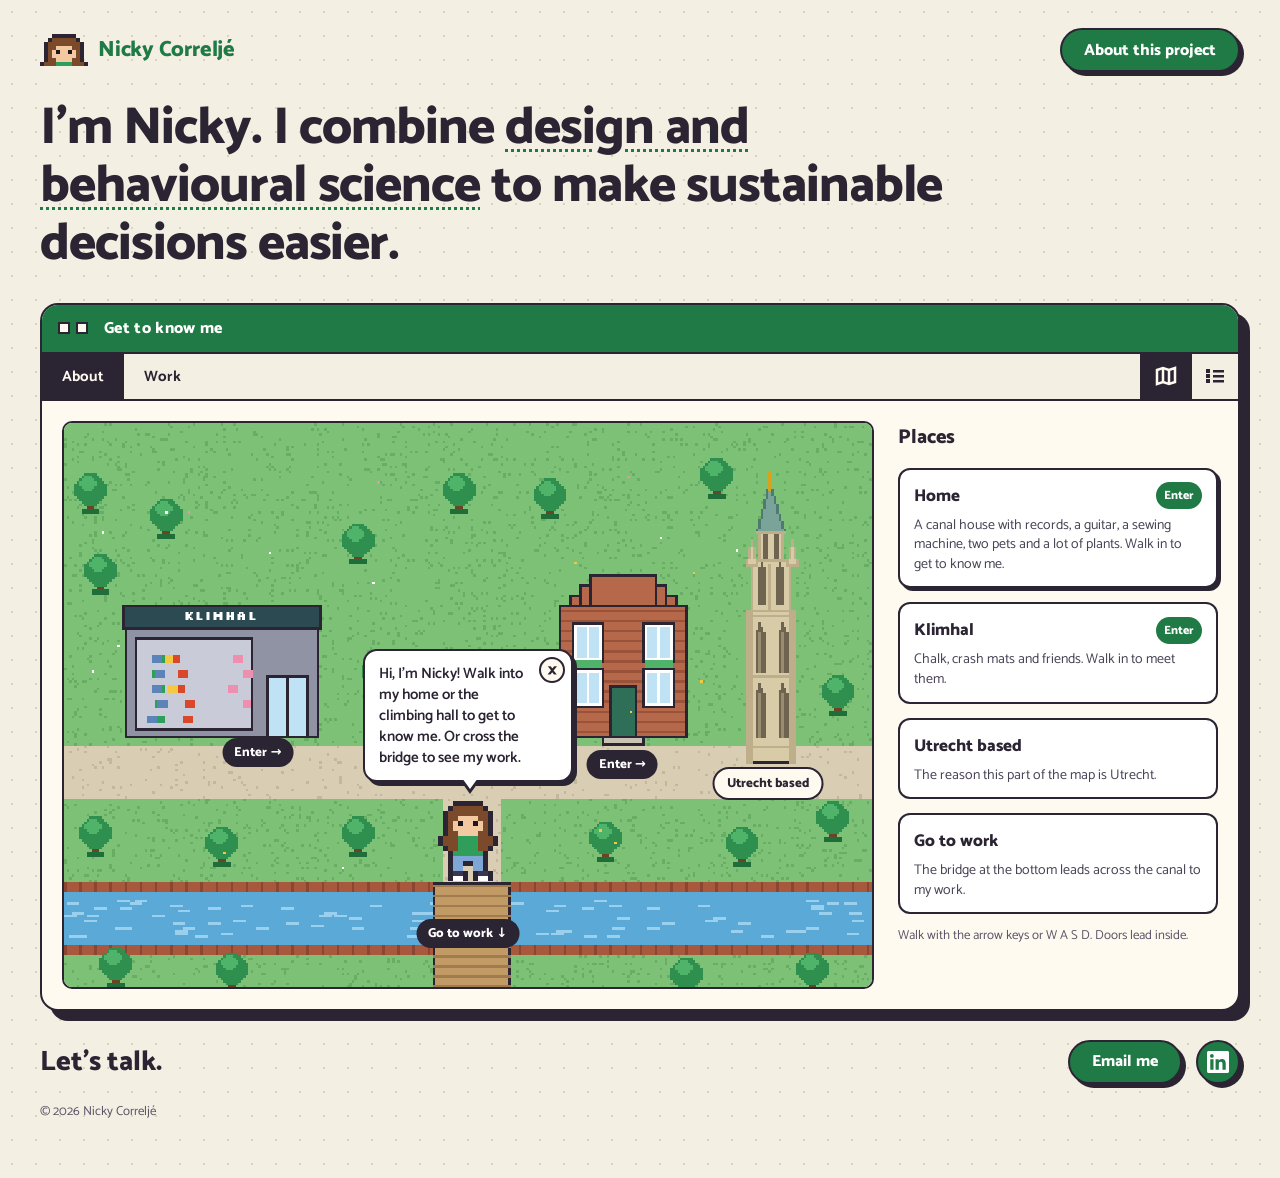
<file: index.html>
<!doctype html>
<html lang="en">
<head>
<meta charset="utf-8">
<meta name="viewport" content="width=device-width, initial-scale=1">
<title>Utrecht – Nicky's Desktop Adventures</title>
<link rel="preconnect" href="https://fonts.googleapis.com"><link rel="preconnect" href="https://fonts.gstatic.com" crossorigin>
<link href="https://fonts.googleapis.com/css2?family=Silkscreen:wght@400;700&family=Catamaran:wght@400;600;700;800&display=swap" rel="stylesheet">
<link rel="stylesheet" href="css/site.css?v=b5a3c3e9">
</head>
<body>
<div class="page"><div class="wrap">
<header class="site-header">
<a class="logo" href="index.html"><img src="assets/head.png?v=efc31154" alt="">Nicky Correljé</a>
<a class="btn" href="index.html">About this project</a>
</header>
<h1 class="headline">I'm Nicky. I combine <span class="tip" tabindex="0" data-tip="Currently at IKEA">design and behavioural science</span> to make sustainable decisions easier.</h1>
<div class="window">
<div class="titlebar"><span class="dots" aria-hidden="true"><i></i><i></i></span><span class="title">Get to know me</span></div>
<nav class="menu" aria-label="Main"><a href="index.html" class=on aria-current=page>About</a><a href="work.html">Work</a><span class="views" role="group" aria-label="View"><a href="index.html" aria-label="World view" title="World view" class=on aria-current=page><svg aria-hidden="true" width="22" height="22" viewBox="0 0 22 22" fill="none" stroke="currentColor" stroke-width="2.5" stroke-linejoin="miter"><path d="M2 5 L8 3 L14 5 L20 3 V17 L14 19 L8 17 L2 19 Z"></path><path d="M8 3 V17 M14 5 V19"></path></svg></a><a href="about-list.html" aria-label="List view" title="List view"><svg aria-hidden="true" width="22" height="22" viewBox="0 0 22 22" fill="currentColor"><rect x="2" y="4" width="4" height="4"></rect><rect x="9" y="5" width="11" height="2.5"></rect><rect x="2" y="9" width="4" height="4"></rect><rect x="9" y="10" width="11" height="2.5"></rect><rect x="2" y="14" width="4" height="4"></rect><rect x="9" y="15" width="11" height="2.5"></rect></svg></a></span></nav>
<div class="window-body">
<div class="stage" id="stage" role="application" aria-label="Walk with the arrow keys" style="aspect-ratio:320/224">
<img class="world" src="assets/world-start.png?v=e90934dd" alt="Pixel-art Utrecht: a climbing hall on the left, my canal house on the right and the Dom tower. A canal with a bridge at the bottom leads to my work.">
<span class="sign" style="left:19.4%;top:34.2%;color:#fff">KLIMHAL</span><a class="pill " href="room-klimhal.html" style="left:24%;top:55.8%">Enter →</a><a class="pill " href="room-home.html" style="left:69.1%;top:58%">Enter →</a><span class="pill soon" style="left:87.2%;top:61%;background:var(--cream);color:var(--ink);border:2px solid var(--ink);border-style:solid">Utrecht based</span><a class="pill " href="work.html?from=utrecht" style="left:50%;top:88%">Go to work ↓</a><div class="bubble" id="bubble">Hi, I'm Nicky! Walk into my home or the climbing hall to get to know me. Or cross the bridge to see my work.</div>
<div class="hero" id="hero" role="img" aria-label="Nicky, walking"></div>
</div>
<aside class="aside" aria-label="Places">
<div class="aside-head"><h2>Places</h2></div>
<a class="card feature" href="room-home.html"><div class="card-head"><strong>Home</strong><span class="badge">Enter</span></div><span class="desc">A canal house with records, a guitar, a sewing machine, two pets and a lot of plants. Walk in to get to know me.</span></a><a class="card" href="room-klimhal.html"><div class="card-head"><strong>Klimhal</strong><span class="badge">Enter</span></div><span class="desc">Chalk, crash mats and friends. Walk in to meet them.</span></a><div class="card"><div class="card-head"><strong>Utrecht based</strong></div><span class="desc">The reason this part of the map is Utrecht.</span></div><a class="card" href="work.html?from=utrecht"><div class="card-head"><strong>Go to work</strong></div><span class="desc">The bridge at the bottom leads across the canal to my work.</span></a><span class="hint">Walk with the arrow keys or W A S D. Doors lead inside.</span></aside>
</div>
</div>
<footer class="site-footer">
<span class="talk">Let's talk.</span>
<span class="links"><a class="btn" href="mailto:nickycorrelje@gmail.com">Email me</a><a class="btn icon" href="https://www.linkedin.com/in/nickycorrelje/" target="_blank" rel="noopener" aria-label="LinkedIn" title="LinkedIn"><svg aria-hidden="true" width="22" height="22" viewBox="0 0 24 24" fill="currentColor"><path d="M20.45 20.45h-3.56v-5.57c0-1.33-.02-3.04-1.85-3.04-1.85 0-2.14 1.45-2.14 2.94v5.67H9.35V9h3.41v1.56h.05c.48-.9 1.64-1.85 3.37-1.85 3.6 0 4.27 2.37 4.27 5.46v6.28zM5.34 7.43a2.06 2.06 0 1 1 0-4.13 2.06 2.06 0 0 1 0 4.13zM7.12 20.45H3.56V9h3.56v11.45zM22.22 0H1.77C.79 0 0 .77 0 1.73v20.54C0 23.23.79 24 1.77 24h20.45c.98 0 1.78-.77 1.78-1.73V1.73C24 .77 23.2 0 22.22 0z"/></svg></a></span>
<small>© 2026 Nicky Correljé</small>
</footer>
</div></div>
<script type="application/json" id="world-data">{"w": 320, "h": 224, "bubble": "above", "spawns": {"default": [148, 150, "down"], "klimhal": [65, 112, "down"], "home": [209, 114, "down"], "work": [148, 168, "up"]}, "solid": [[24, 72, 76, 50], [196, 60, 50, 64], [268, 38, 24, 98], [0, 184, 146, 24], [176, 184, 144, 24], [6, 26, 9, 10], [36, 36, 9, 10], [10, 58, 9, 10], [112, 46, 9, 10], [120, 98, 9, 10], [152, 26, 9, 10], [188, 28, 9, 10], [254, 20, 9, 10], [302, 106, 9, 10], [8, 162, 9, 10], [58, 166, 9, 10], [112, 162, 9, 10], [210, 164, 9, 10], [264, 166, 9, 10], [300, 156, 9, 10], [16, 214, 9, 10], [62, 216, 9, 10], [242, 218, 9, 10], [292, 216, 9, 10]], "doors": [[67, 122, 20, 10, "room-klimhal.html"], [211, 124, 20, 10, "room-home.html"], [146, 212, 30, 12, "work.html?from=utrecht"]]}</script>
<script src="js/game.js?v=97a1c24a"></script>
<script src="js/config.js?v=044eecde"></script>
<script src="js/home.js?v=cc67c31c"></script>
<script src="js/tip.js?v=55b11e3f"></script>
<script src="js/router.js?v=7410dba9"></script>
</body>
</html>
</file>
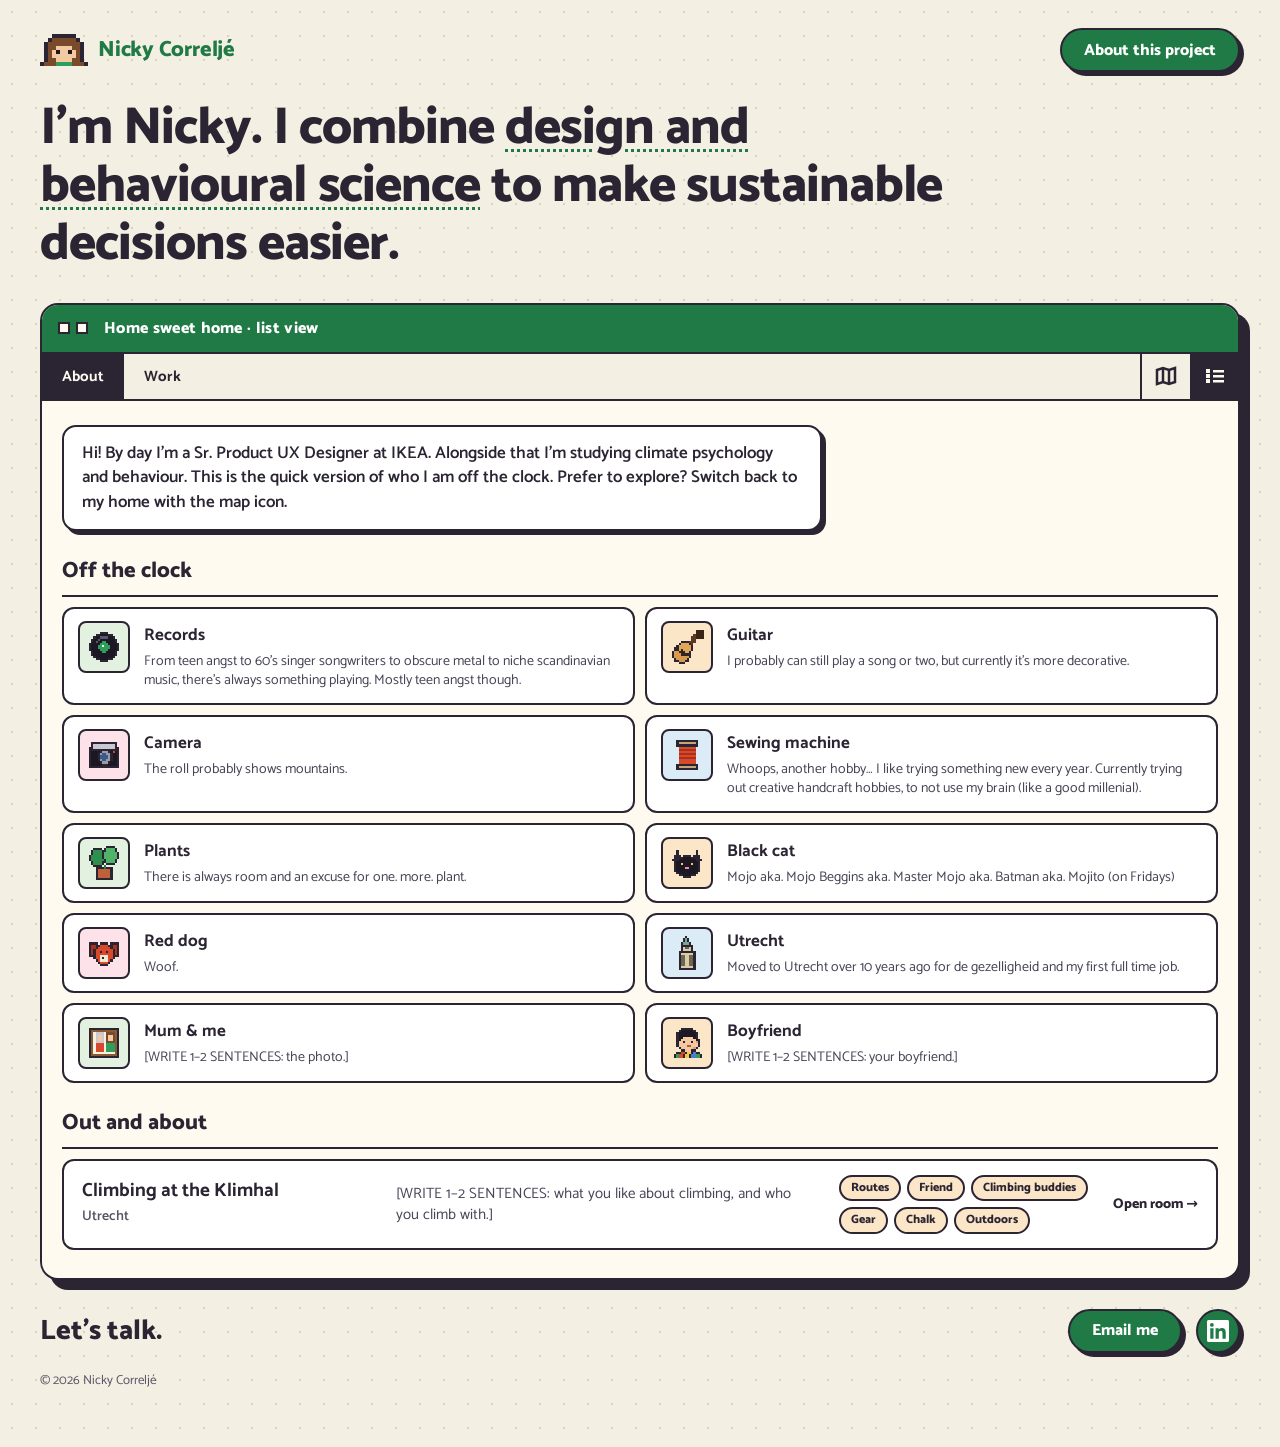
<file: about-list.html>
<!doctype html>
<html lang="en">
<head>
<meta charset="utf-8">
<meta name="viewport" content="width=device-width, initial-scale=1">
<title>About – Nicky's Desktop Adventures</title>
<link rel="preconnect" href="https://fonts.googleapis.com"><link rel="preconnect" href="https://fonts.gstatic.com" crossorigin>
<link href="https://fonts.googleapis.com/css2?family=Silkscreen:wght@400;700&family=Catamaran:wght@400;600;700;800&display=swap" rel="stylesheet">
<link rel="stylesheet" href="css/site.css?v=b5a3c3e9">
</head>
<body>
<div class="page"><div class="wrap">
<header class="site-header">
<a class="logo" href="index.html"><img src="assets/head.png?v=efc31154" alt="">Nicky Correljé</a>
<a class="btn" href="index.html">About this project</a>
</header>
<h1 class="headline">I'm Nicky. I combine <span class="tip" tabindex="0" data-tip="Currently at IKEA">design and behavioural science</span> to make sustainable decisions easier.</h1>
<div class="window">
<div class="titlebar"><span class="dots" aria-hidden="true"><i></i><i></i></span><span class="title">Home sweet home · list view</span></div>
<nav class="menu" aria-label="Main"><a href="about-list.html" class=on aria-current=page>About</a><a href="work-list.html">Work</a><span class="views" role="group" aria-label="View"><a href="index.html" aria-label="World view" title="World view"><svg aria-hidden="true" width="22" height="22" viewBox="0 0 22 22" fill="none" stroke="currentColor" stroke-width="2.5" stroke-linejoin="miter"><path d="M2 5 L8 3 L14 5 L20 3 V17 L14 19 L8 17 L2 19 Z"></path><path d="M8 3 V17 M14 5 V19"></path></svg></a><a href="about-list.html" aria-label="List view" title="List view" class=on aria-current=page><svg aria-hidden="true" width="22" height="22" viewBox="0 0 22 22" fill="currentColor"><rect x="2" y="4" width="4" height="4"></rect><rect x="9" y="5" width="11" height="2.5"></rect><rect x="2" y="9" width="4" height="4"></rect><rect x="9" y="10" width="11" height="2.5"></rect><rect x="2" y="14" width="4" height="4"></rect><rect x="9" y="15" width="11" height="2.5"></rect></svg></a></span></nav>
<div class="window-body list-body">
<p class="list-intro">Hi! By day I&#39;m a Sr. Product UX Designer at IKEA. Alongside that I&#39;m studying climate psychology and behaviour. This is the quick version of who I am off the clock. Prefer to explore? Switch back to my home with the map icon.</p><section class="list-sec"><div class="list-head"><h2>Off the clock</h2></div><div class="items"><a class="row item" href="room-home.html"><span class="ico" style="background:var(--green-tint)"><img src="assets/icon-vinyl.png?v=7840fd8d" alt=""></span><span class="txt"><strong>Records</strong><span>From teen angst to 60's singer songwriters to obscure metal to niche scandinavian music, there's always something playing. Mostly teen angst though.</span></span></a><a class="row item" href="room-home.html"><span class="ico" style="background:var(--peach)"><img src="assets/icon-guitar.png?v=330817bc" alt=""></span><span class="txt"><strong>Guitar</strong><span>I probably can still play a song or two, but currently it's more decorative.</span></span></a><a class="row item" href="room-home.html"><span class="ico" style="background:var(--rose)"><img src="assets/icon-camera.png?v=9f23d1a2" alt=""></span><span class="txt"><strong>Camera</strong><span>The roll probably shows mountains.</span></span></a><a class="row item" href="room-home.html"><span class="ico" style="background:var(--sky)"><img src="assets/icon-spool.png?v=cea67b5a" alt=""></span><span class="txt"><strong>Sewing machine</strong><span>Whoops, another hobby… I like trying something new every year. Currently trying out creative handcraft hobbies, to not use my brain (like a good millenial).</span></span></a><a class="row item" href="room-home.html"><span class="ico" style="background:var(--green-tint)"><img src="assets/icon-plant.png?v=20f9b045" alt=""></span><span class="txt"><strong>Plants</strong><span>There is always room and an excuse for one. more. plant.</span></span></a><a class="row item" href="room-home.html"><span class="ico" style="background:var(--peach)"><img src="assets/icon-cat.png?v=7fe60e8c" alt=""></span><span class="txt"><strong>Black cat</strong><span>Mojo aka. Mojo Beggins aka. Master Mojo aka. Batman aka. Mojito (on Fridays)</span></span></a><a class="row item" href="room-home.html"><span class="ico" style="background:var(--rose)"><img src="assets/icon-dog.png?v=5fff4c9a" alt=""></span><span class="txt"><strong>Red dog</strong><span>Woof.</span></span></a><a class="row item" href="room-home.html"><span class="ico" style="background:var(--sky)"><img src="assets/icon-dom.png?v=0562c66e" alt=""></span><span class="txt"><strong>Utrecht</strong><span>Moved to Utrecht over 10 years ago for de gezelligheid and my first full time job.</span></span></a><a class="row item" href="room-home.html"><span class="ico" style="background:var(--green-tint)"><img src="assets/icon-frame.png?v=5e1b17c6" alt=""></span><span class="txt"><strong>Mum & me</strong><span>[WRITE 1–2 SENTENCES: the photo.]</span></span></a><a class="row item" href="room-home.html"><span class="ico" style="background:var(--peach)"><img src="assets/icon-boyfriend.png?v=baed8851" alt=""></span><span class="txt"><strong>Boyfriend</strong><span>[WRITE 1–2 SENTENCES: your boyfriend.]</span></span></a></div></section><section class="list-sec"><div class="list-head"><h2>Out and about</h2></div><div class="rows"><a class="row place" href="room-klimhal.html"><span class="name"><strong>Climbing at the Klimhal</strong><span>Utrecht</span></span><span class="line">[WRITE 1–2 SENTENCES: what you like about climbing, and who you climb with.]</span><span class="tags"><span class="tag" style="background:var(--peach)">Routes</span><span class="tag" style="background:var(--peach)">Friend</span><span class="tag" style="background:var(--peach)">Climbing buddies</span><span class="tag" style="background:var(--peach)">Gear</span><span class="tag" style="background:var(--peach)">Chalk</span><span class="tag" style="background:var(--peach)">Outdoors</span></span><span class="go">Open room →</span></a></div></section>

</div>
</div>
<footer class="site-footer">
<span class="talk">Let's talk.</span>
<span class="links"><a class="btn" href="mailto:nickycorrelje@gmail.com">Email me</a><a class="btn icon" href="https://www.linkedin.com/in/nickycorrelje/" target="_blank" rel="noopener" aria-label="LinkedIn" title="LinkedIn"><svg aria-hidden="true" width="22" height="22" viewBox="0 0 24 24" fill="currentColor"><path d="M20.45 20.45h-3.56v-5.57c0-1.33-.02-3.04-1.85-3.04-1.85 0-2.14 1.45-2.14 2.94v5.67H9.35V9h3.41v1.56h.05c.48-.9 1.64-1.85 3.37-1.85 3.6 0 4.27 2.37 4.27 5.46v6.28zM5.34 7.43a2.06 2.06 0 1 1 0-4.13 2.06 2.06 0 0 1 0 4.13zM7.12 20.45H3.56V9h3.56v11.45zM22.22 0H1.77C.79 0 0 .77 0 1.73v20.54C0 23.23.79 24 1.77 24h20.45c.98 0 1.78-.77 1.78-1.73V1.73C24 .77 23.2 0 22.22 0z"/></svg></a></span>
<small>© 2026 Nicky Correljé</small>
</footer>
</div></div>
<script src="js/game.js?v=97a1c24a"></script>
<script src="js/config.js?v=044eecde"></script>
<script src="js/home.js?v=cc67c31c"></script>
<script src="js/tip.js?v=55b11e3f"></script>
<script src="js/router.js?v=7410dba9"></script>
</body>
</html>
</file>
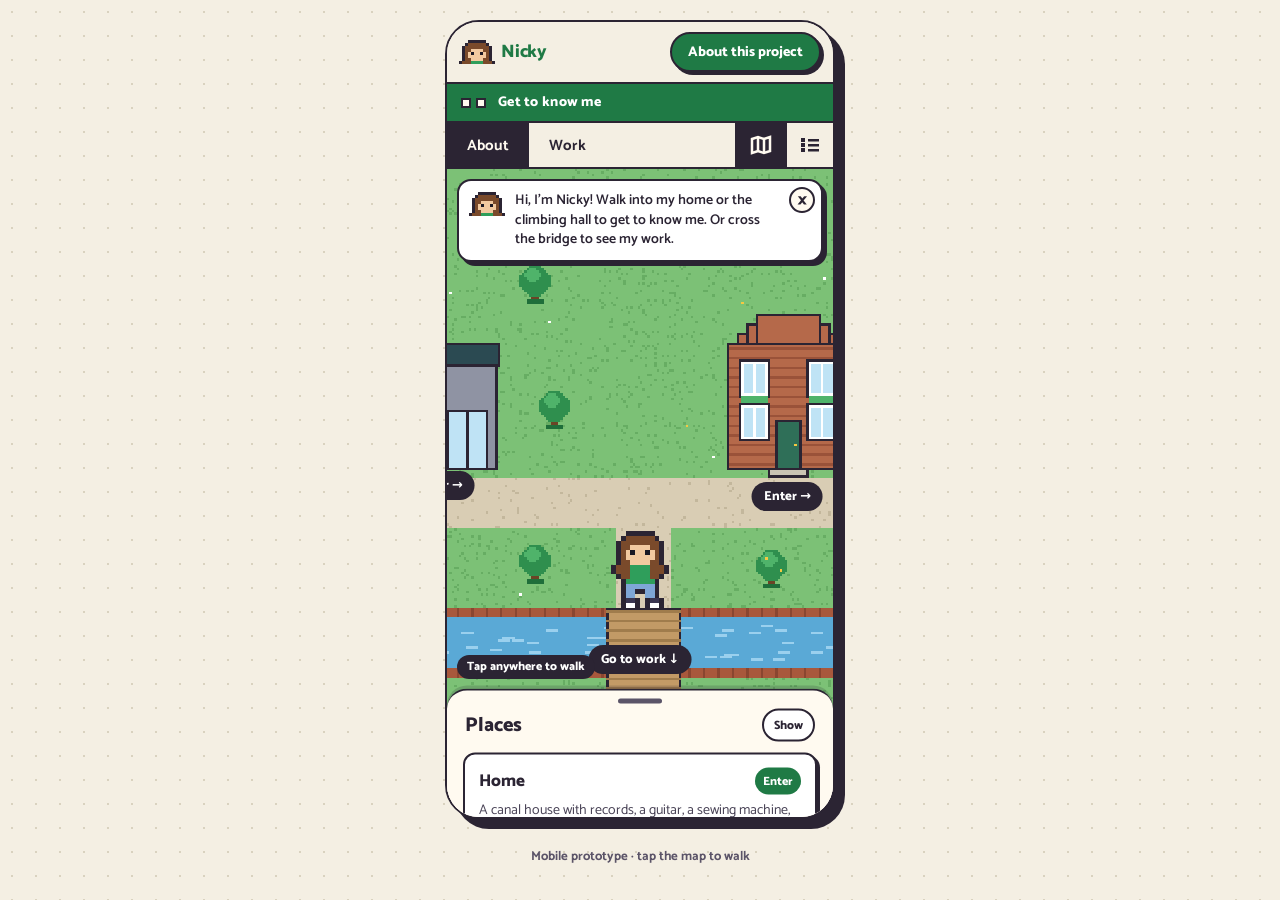
<file: mobile.html>
<!doctype html>
<html lang="en">
<head>
<meta charset="utf-8">
<meta name="viewport" content="width=device-width, initial-scale=1, viewport-fit=cover">
<title>Mobile prototype – Nicky's Desktop Adventures</title>
<link rel="preconnect" href="https://fonts.googleapis.com"><link rel="preconnect" href="https://fonts.gstatic.com" crossorigin>
<link href="https://fonts.googleapis.com/css2?family=Silkscreen:wght@400;700&family=Catamaran:wght@400;600;700;800&display=swap" rel="stylesheet">
<link rel="stylesheet" href="css/site.css?v=b5a3c3e9">
<!--
  Mobile prototype. It loads the real pages (index.html, room-home.html, …) and shows them in a phone layout,
  so texts and art stay the same as the desktop site. Needs the site served over http:
  python3 -m http.server 8000  →  http://localhost:8000/mobile.html
-->
<style>
:root{--peek:78px}
html,body{height:100%}
body.m-body{overflow:hidden}
.m-phone{position:relative;height:100vh;height:100dvh;display:flex;flex-direction:column;background:var(--cream);overflow:hidden}
.m-caption{display:none}
@media (min-width:600px){
  body.m-body{display:flex;flex-direction:column;align-items:center;justify-content:center;gap:14px;padding:20px}
  .m-phone{width:390px;height:min(844px,calc(100dvh - 70px));border:2.5px solid var(--ink);border-radius:34px;box-shadow:10px 10px 0 var(--ink)}
  .m-caption{display:block;font:700 13px var(--font-sans);color:var(--ink-3)}
}

/* top bar */
.m-top{flex:none;display:flex;align-items:center;gap:8px;padding:8px 12px;padding-top:max(8px,env(safe-area-inset-top));background:var(--paper);border-bottom:2.5px solid var(--ink)}
.m-logo{display:flex;align-items:center;gap:6px;min-height:44px;padding:0;border:0;background:none;font:800 18px var(--font-sans);letter-spacing:-.01em;color:var(--green);cursor:pointer}
.m-logo img{width:36px;height:24px;image-rendering:pixelated}
.m-about{margin-left:auto;min-height:40px;padding:0 16px;font-size:14px;box-shadow:3px 3px 0 var(--ink)}
.m-top button:focus-visible{outline:3px solid var(--focus);outline-offset:2px}
/* the in-game menu (About / Work + map / list), taken from the page itself: same as the desktop window */
.m-menu{flex:none}
.m-menu .menu{flex-wrap:nowrap}
.m-menu .menu a{display:flex;align-items:center;min-height:44px;padding:0 20px}
.m-menu .menu .views a{padding:0}
.m-bar{flex:none;display:flex;align-items:center;gap:12px;padding:7px 14px;background:var(--green);color:#fff;border-bottom:2.5px solid var(--ink);font:800 14px var(--font-sans);letter-spacing:.02em}
.m-bar .dots{display:flex;gap:5px}
.m-bar .dots i{width:10px;height:10px;background:var(--cream);border:2px solid var(--ink)}

/* screen */
.m-screen{position:relative;flex:1;min-height:0;display:flex;flex-direction:column;background:var(--cream)}
.m-screen.enter{animation:menter .22s ease-out}
@keyframes menter{from{opacity:0}to{opacity:1}}
.m-fade{position:absolute;inset:0;z-index:30;background:var(--ink);opacity:0;pointer-events:none;transition:opacity .16s}
.m-fade.on{opacity:1}

/* the world: tap to walk, the camera follows Nicky */
.m-wrap{position:relative;overflow:hidden;overflow:clip;background:var(--ink);touch-action:none;cursor:pointer;user-select:none;-webkit-user-select:none;-webkit-tap-highlight-color:transparent}
.is-map .m-wrap{position:absolute;left:0;right:0;top:0;height:calc(100% - var(--peek) + 20px)}
.is-room .m-wrap{flex:none;width:100%;border-bottom:2.5px solid var(--ink)}
.m-world{position:absolute;left:0;top:0;line-height:0;will-change:transform}
.m-img{width:100%;height:100%;display:block;image-rendering:pixelated;pointer-events:none;-webkit-user-drag:none}
.m-world .hot .lab{display:none}
.m-world .hot.on .lab{display:block}
.m-world .hot::before{content:"";position:absolute;inset:-12px}   /* 44 px tap target */
.m-world .pill::before{content:"";position:absolute;inset:-8px}
.m-mark{position:absolute;width:22px;height:22px;margin:-11px 0 0 -11px;border:3px solid #fff;border-radius:50%;box-shadow:0 0 0 2px var(--ink);opacity:0;pointer-events:none;z-index:2}
.m-mark.on{animation:mark .5s ease-out}
@keyframes mark{0%{opacity:1;transform:scale(.4)}100%{opacity:0;transform:scale(1.3)}}

/* Nicky's speech bubble, docked like a dialogue box */
.m-say{position:absolute;left:10px;right:10px;top:10px;z-index:6;display:flex;gap:10px;align-items:flex-start;padding:10px 42px 10px 10px;border:2.5px solid var(--ink);border-radius:14px;background:#fff;box-shadow:4px 4px 0 var(--ink);font:600 14px/1.4 var(--font-sans);transition:opacity .25s,translate .25s}
.m-say img{flex:none;width:36px;height:24px;margin-top:1px;image-rendering:pixelated}
.m-say p{margin:0}
.m-say.gone{opacity:0;translate:0 -8px;pointer-events:none}
/* rooms are small on a phone: there the bubble sits at the top of the panel below, not over the room */
.m-sheet .m-say{position:relative;left:auto;right:auto;top:auto;flex:none}
.m-sheet .m-say.gone{display:none}
.m-hint{position:absolute;left:10px;bottom:30px;z-index:6;padding:6px 10px;border-radius:999px;background:var(--ink);color:#fff;font:800 12px/1 var(--font-sans);pointer-events:none;transition:opacity .3s}
.m-hint.gone{opacity:0}

/* bottom sheet */
.m-sheet{display:flex;flex-direction:column;background:var(--cream)}
.is-map .m-sheet{position:absolute;left:0;right:0;bottom:0;height:74%;z-index:10;border-top:2.5px solid var(--ink);border-radius:20px 20px 0 0;box-shadow:0 -3px 0 rgba(43,36,51,.18);transform:translateY(calc(100% - var(--peek)));transition:transform .28s cubic-bezier(.2,.8,.2,1)}
.is-map .m-sheet.open{transform:none}
.is-room .m-sheet{flex:1;min-height:0}
.m-handle{flex:none;position:relative;display:flex;align-items:center;justify-content:space-between;gap:12px;height:58px;padding:10px 18px 0;border:0;background:none;color:var(--ink);font:800 20px var(--font-sans);text-align:left;cursor:pointer;touch-action:none}
.m-handle::before{content:"";position:absolute;left:50%;top:8px;width:44px;height:5px;margin-left:-22px;border-radius:9px;background:var(--ink-3)}
.m-handle small{font:800 12px var(--font-sans);padding:5px 10px;border:2px solid var(--ink);border-radius:999px;background:#fff}
.m-handle:focus-visible{outline:3px solid var(--focus);outline-offset:-4px}
.m-sheet-in{flex:1;min-height:0;overflow-y:auto;display:flex;flex-direction:column;gap:18px;padding:4px 16px 28px}
.is-room .m-sheet-in{padding-top:14px}
.m-sheet .aside{flex:none;max-width:none}
.m-sheet .aside-in{gap:12px}
.m-sheet .tiles{display:flex;max-height:none;overflow-x:auto;overflow-y:hidden;gap:8px;padding:2px 4px 8px 2px;scroll-snap-type:x proximity;scrollbar-gutter:auto}
.m-sheet .tile{flex:none;width:84px;height:84px;scroll-snap-align:start}
.m-sheet .tile img{width:38px;height:38px}
.m-sheet .qtabs{flex-wrap:nowrap;overflow-x:auto;padding:2px 2px 8px}
.m-sheet .qtab{flex:none}
.m-sheet .detail strong,.m-sheet .quest .t{font-size:20px}
.m-sheet::-webkit-scrollbar,.m-sheet *::-webkit-scrollbar,.m-scroll::-webkit-scrollbar{height:8px;width:8px}
/* case rooms: a button per case, then the quest log */
.m-cases{display:flex;flex-direction:column;gap:10px}
.m-cases[hidden],.m-back[hidden],.m-talk[hidden]{display:none}
.m-case{width:100%;font:inherit;color:inherit;text-align:left;cursor:pointer;border-width:2.5px;box-shadow:3px 3px 0 var(--ink)}
.m-case:active{translate:2px 2px;box-shadow:none}
.m-case:focus-visible,.m-back:focus-visible{outline:3px solid var(--focus);outline-offset:3px}
.m-back{align-self:flex-start;min-height:36px;padding:8px 14px;border:2px solid var(--ink);border-radius:999px;background:var(--cream);color:var(--ink);font:800 13px/1 var(--font-sans);cursor:pointer}
.m-back:active{background:var(--green);color:#fff}
.m-talk{display:flex;flex-wrap:wrap;align-items:center;justify-content:space-between;gap:12px;padding-top:16px;border-top:2.5px dashed var(--ink-3)}
.m-talk>span{font:800 22px var(--font-sans)}
.m-talk .links{display:flex;align-items:center;gap:12px}

/* list view and placeholders */
.m-scroll{flex:1;min-height:0;overflow-y:auto;display:flex;flex-direction:column;gap:18px;padding:16px 16px 28px}
.m-scroll .list-body{padding:0;gap:18px}
.m-scroll .list-intro{font-size:15px}
.m-scroll .row.item{flex:1 1 100%}
.m-scroll .row .line,.m-scroll .row .tags,.m-scroll .row .name{flex-basis:100%}
.m-scroll .stub{padding:8px 0}
.m-err{margin:24px;font:700 16px/1.5 var(--font-sans)}
</style>
</head>
<body class="m-body">
<div class="m-phone">
  <header class="m-top">
    <button class="m-logo" type="button" data-go="index.html"><img src="assets/head.png?v=efc31154" alt="">Nicky</button>
    <a class="btn m-about" href="index.html" data-go="index.html">About this project</a>
  </header>
  <div class="m-bar"><span class="dots" aria-hidden="true"><i></i><i></i></span><span id="title"></span></div>
  <div class="m-menu" id="menu"></div>
  <main class="m-screen" id="screen"></main>
  <div class="m-fade" id="fade"></div>
</div>
<p class="m-caption">Mobile prototype · tap the map to walk</p>

<script src="js/config.js?v=044eecde"></script>
<script>
(function () {
  var SW = 24, SH = 32, FEET = { x: 6, y: 22, w: 12, h: 8 }, SPEED = 90, G = 4;
  var ROW = { down: 0, up: 1, left: 2, right: 3 };
  var KEYS = { ArrowUp: 'up', ArrowDown: 'down', ArrowLeft: 'left', ArrowRight: 'right' };

  var screen = document.getElementById('screen'), titleEl = document.getElementById('title');
  var menuEl = document.getElementById('menu'), fade = document.getElementById('fade');
  var game = null, cur = null, hintDone = false;   // the walk hint goes away for good after the first walk

  function el(tag, cls, html) { var e = document.createElement(tag); if (cls) e.className = cls; if (html) e.innerHTML = html; return e; }
  function hits(a, b) { return a.x < b.x + b.w && a.x + a.w > b.x && a.y < b.y + b.h && a.y + a.h > b.y; }
  function clamp(v, lo, hi) { return Math.max(lo, Math.min(v, hi)); }
  function sectionOf(f) { return /^(index|about|about-list|room-home|room-klimhal)\.html$/.test(f) ? 'about' : 'work'; }
  function local(href) { return href && !/^(mailto:|tel:|https?:|#)/.test(href) && /\.html/.test(href); }

  /* ---------- navigation ---------- */
  function go(url, push) {
    var u = new URL(url, location.href), file = u.pathname.split('/').pop() || 'index.html';
    if (file === 'mobile.html') file = 'index.html';
    if (file === 'about.html') file = 'index.html';
    if (file === 'project.html') file = 'work.html';
    fetch(file, { cache: 'no-cache' }).then(function (r) { if (!r.ok) throw 0; return r.text(); }).then(function (html) {
      var doc = new DOMParser().parseFromString(html, 'text/html');
      var key = file + u.search + u.hash;
      if (push !== false) history.pushState({ p: key }, '', '?p=' + encodeURIComponent(key));
      render(file, u, doc);
      fade.classList.remove('on');
    }).catch(function () {
      fade.classList.remove('on');
      screen.innerHTML = '<p class="m-err">This prototype loads the real pages, so it needs the site served over http:<br><code>python3 -m http.server 8000</code><br>then open http://localhost:8000/mobile.html</p>';
    });
  }
  function leave(url) { stopGame(); fade.classList.add('on'); setTimeout(function () { go(url); }, 170); }
  window.addEventListener('popstate', function (e) { go((e.state && e.state.p) || 'index.html', false); });
  document.querySelectorAll('[data-go]').forEach(function (b) { b.addEventListener('click', function (e) { e.preventDefault(); leave(b.dataset.go); }); });
  menuEl.addEventListener('click', function (e) {
    var a = e.target.closest('a[href]'); if (!a) return;
    e.preventDefault(); if (!a.classList.contains('on')) leave(a.getAttribute('href'));
  });

  function render(file, u, doc) {
    stopGame();
    var list = /-list\.html$/.test(file);
    cur = { file: file, sect: sectionOf(file), list: list };
    var t = doc.querySelector('.titlebar .title'); titleEl.textContent = t ? t.textContent : '';
    var menu = doc.querySelector('nav.menu');
    menuEl.innerHTML = ''; if (menu) menuEl.appendChild(document.importNode(menu, true));
    document.title = doc.title.replace(/ –.*/, '') + ' – mobile prototype';

    screen.className = 'm-screen'; screen.innerHTML = ''; void screen.offsetWidth; screen.classList.add('enter');
    var stage = doc.getElementById('stage'), data = doc.getElementById('world-data');
    if (stage && data) renderWorld(doc, stage, JSON.parse(data.textContent), u);
    else {
      var box = el('div', 'm-scroll');
      var body = doc.querySelector('.list-body') || doc.querySelector('.stub') || doc.querySelector('.window-body');
      if (body) box.appendChild(document.importNode(body, true));
      box.appendChild(talk(doc));
      screen.appendChild(box);
      bindLinks(box, null);
    }
  }

  function talk(doc) {
    var d = el('div', 'm-talk', '<span>Let\'s talk.</span>');
    var links = doc.querySelector('.site-footer .links') || doc.querySelector('.site-footer .btn');
    if (links) d.appendChild(document.importNode(links, true));
    return d;
  }

  /* Links: a door on this map → Nicky walks there first. Anything else → straight to that page. */
  function bindLinks(root, g) {
    root.addEventListener('click', function (e) {
      var a = e.target.closest('a[href]'); if (!a) return;
      var href = a.getAttribute('href'); if (!local(href)) return;
      e.preventDefault(); e.stopPropagation();
      var sheet = screen.querySelector('.m-sheet');
      if (g && g.walkToDoor(href)) { if (sheet) sheet.classList.remove('open'); return; }
      leave(href);
    });
  }

  /* ---------- a world: map (cover + camera) or room (fit width + panel below) ---------- */
  function renderWorld(doc, stage, cfg, u) {
    var aside = doc.querySelector('.aside');
    var room = !!(aside && aside.querySelector('.tiles, .quest'));
    screen.classList.add(room ? 'is-room' : 'is-map');

    var wrap = el('div', 'm-wrap'), world = el('div', 'm-world');
    var src = stage.querySelector('img.world'), img = el('img', 'm-img');
    img.src = src.getAttribute('src'); img.alt = src.alt; img.draggable = false;
    world.appendChild(img);
    Array.prototype.forEach.call(stage.children, function (c) {
      if (c === src || c.id === 'bubble' || c.id === 'hero') return;
      world.appendChild(document.importNode(c, true));
    });
    var mark = el('div', 'm-mark'); world.appendChild(mark);
    var hero = el('div', 'hero'); hero.setAttribute('role', 'img'); hero.setAttribute('aria-label', 'Nicky'); world.appendChild(hero);
    wrap.appendChild(world);
    if (room) wrap.style.aspectRatio = cfg.w + '/' + cfg.h;

    var b = doc.getElementById('bubble'), say = null;
    if (b) {
      say = el('div', 'm-say', '<img src="assets/head.png?v=efc31154" alt=""><p></p><button class="bubble-close" type="button" aria-label="Close">×</button>');
      say.querySelector('p').textContent = b.textContent;
      say.querySelector('button').addEventListener('click', function (e) { e.stopPropagation(); say.classList.add('gone'); });
      if (!room) wrap.appendChild(say);
    }
    var hint = el('span', 'm-hint'); hint.textContent = 'Tap anywhere to walk';
    if (!room && !hintDone) wrap.appendChild(hint);
    screen.appendChild(wrap);

    var sheet = el('section', 'm-sheet'), inner = el('div', 'm-sheet-in');
    if (room && say) inner.appendChild(say);
    if (aside) {
      var a = document.importNode(aside, true);
      var h = a.querySelector('.hint'); if (h) h.textContent = 'Tap the map to walk. Tap a place to walk there.';
      if (!room) {
        var head = a.querySelector('.aside-head h2');
        var handle = el('button', 'm-handle'); handle.type = 'button';
        handle.innerHTML = '<span></span><small>Show</small>';
        handle.firstChild.textContent = head ? head.textContent : 'More';
        if (head) head.parentNode.remove();
        sheet.appendChild(handle);
        bindSheet(sheet, handle);
      }
      inner.appendChild(a);
    }
    inner.appendChild(talk(doc));
    sheet.appendChild(inner);
    screen.appendChild(sheet);

    game = startGame(cfg, u.searchParams.get('from'), { wrap: wrap, world: world, hero: hero, mark: mark, room: room,
      onWalk: function (d) { if (d > 12) { hint.classList.add('gone'); hintDone = true; } if (d > 60 && say && !room) say.classList.add('gone'); } });
    bindLinks(wrap, game);
    bindLinks(sheet, game);
    if (room) bindRoom(screen, game, u);
    if (screen.querySelector('#spin')) nowSpinning(world);
  }

  function bindSheet(sheet, handle) {
    var y0 = null;
    function set(open) { sheet.classList.toggle('open', open); handle.querySelector('small').textContent = open ? 'Hide' : 'Show'; }
    handle.addEventListener('pointerdown', function (e) { y0 = e.clientY; });
    handle.addEventListener('pointerup', function (e) {
      if (y0 === null) return; var dy = e.clientY - y0; y0 = null;
      set(dy < -20 ? true : dy > 20 ? false : !sheet.classList.contains('open'));
    });
    handle.addEventListener('keydown', function (e) { if (e.key === 'Enter' || e.key === ' ') { e.preventDefault(); set(!sheet.classList.contains('open')); } });
    sheet.addEventListener('click', function (e) { if (e.target.closest('a[href]')) set(false); });
  }

  /* Rooms: a dot or a tile shows that item below and Nicky walks over to it. Case rooms light up a quest field. */
  function bindRoom(root, g, u) {
    var tiles = root.querySelectorAll('.tile'), dots = root.querySelectorAll('.hot');
    var details = root.querySelectorAll('.detail'), fields = root.querySelectorAll('.qf'), lit = null;
    function select(key) {
      lit = key;
      var say = root.querySelector('.m-sheet .m-say'); if (say) say.classList.add('gone');   // the intro has done its job
      tiles.forEach(function (t) { var on = t.dataset.item === key; t.classList.toggle('on', on); t.setAttribute('aria-pressed', on); });
      dots.forEach(function (d) { d.classList.toggle('on', d.dataset.item === key); });
      if (tiles.length) details.forEach(function (d) { d.hidden = d.dataset.item !== key; });
      fields.forEach(function (f) { f.classList.toggle('on', f.dataset.item === key && !f.parentNode.hidden); });
      var on = root.querySelector('.tile.on') || root.querySelector('.quest:not([hidden]) .qf.on');
      if (on) on.scrollIntoView({ block: 'nearest', inline: 'nearest', behavior: 'smooth' });
      var dot = root.querySelector('.hot[data-item="' + key + '"]'); if (dot) g.walkToDot(dot);
    }
    tiles.forEach(function (t) { t.addEventListener('click', function () { select(t.dataset.item); }); });
    dots.forEach(function (d) { d.addEventListener('click', function (e) { e.stopPropagation(); select(d.dataset.item); }); });
    /* Case rooms: the quest log starts closed. Under the bubble sits one button per case; opening one shows its
       quest log. A room with more than one case (IKEA) gets "All cases" to go back to the choice. */
    var quests = root.querySelectorAll('.quest');
    if (!quests.length) return;
    var tabs = root.querySelector('.qtabs'); if (tabs) tabs.remove();
    var head = root.querySelector('.aside-head h2');
    var pick = el('div', 'm-cases'), back = null, open = -1, lastOpen = 0;
    quests.forEach(function (q, n) {
      q.hidden = true;
      var b = el('button', 'card m-case');
      b.type = 'button';
      b.innerHTML = '<span class="card-head"><strong></strong><span class="badge">Open case →</span></span><span class="desc"></span>';
      b.querySelector('strong').textContent = q.querySelector('.t').textContent;
      // under the name: the kind of project, and the client when there is one (Swifty: Heineken)
      b.querySelector('.desc').textContent = q.querySelector('.k').textContent + (q.dataset.client ? ' · ' + q.dataset.client : '');
      b.addEventListener('click', function () { openCase(n); });
      pick.appendChild(b);
    });
    quests[0].parentNode.insertBefore(pick, quests[0]);
    // A way back to the overview from every case: "All cases" when there are several, "Back" when there is one.
    back = el('button', 'm-back', quests.length > 1 ? '← All cases' : '← Back'); back.type = 'button'; back.hidden = true;
    back.addEventListener('click', function () { openCase(-1); });
    quests[0].parentNode.insertBefore(back, quests[0]);
    var talkEl = root.querySelector('.m-talk'), say = root.querySelector('.m-sheet .m-say');
    var quotes = root.querySelectorAll('.quote[data-for]'), lone = root.querySelector('.quote[data-lone]');
    function openCase(n) {
      open = n; if (n >= 0) lastOpen = n;
      quests.forEach(function (q, i) { q.hidden = i !== n; });
      // a colleague's quote shows under its own case; the colleague on her own only when you tap her
      quotes.forEach(function (q) { q.hidden = n < 0 || q.dataset.for !== quests[n].id; });
      if (lone) lone.hidden = true;
      pick.hidden = n >= 0;
      back.hidden = n < 0;
      if (head) head.textContent = n >= 0 ? 'Quest log' : (quests.length > 1 ? 'Cases' : 'The case');
      fields.forEach(function (f) { f.classList.toggle('on', f.dataset.item === lit && !f.parentNode.hidden); });
      // the overview is the bubble and the case cards only; "Let's talk" belongs to the case itself
      if (say) say.classList.toggle('gone', n >= 0);
      if (talkEl) talkEl.hidden = n < 0;
      // a room with a dot per case (IKEA): the open case's dot is the green one
      dots.forEach(function (o) { if (o.dataset.case) o.classList.toggle('on', +o.dataset.case === n + 1); });
      root.querySelector('.m-sheet-in').scrollTop = 0;
    }
    // A case dot (IKEA) opens its case. A field dot while no case is open opens the last case you looked at.
    dots.forEach(function (d) {
      d.addEventListener('click', function () {
        if (d.dataset.case) openCase(d.dataset.case - 1);
        else if (d.dataset.quote) {
          openCase(-1);
          if (lone) { lone.hidden = false; setTimeout(function () { lone.scrollIntoView({ block: 'nearest', behavior: 'smooth' }); }, 50); }
        }
        else if (open < 0) { openCase(lastOpen); select(d.dataset.item); }
      }, true);
    });
    var m = /^#case-(\d+)$/.exec(u.hash);
    openCase(m && quests[m[1] - 1] ? m[1] - 1 : -1);
  }

  /* ---------- walking: tap → path around the furniture (grid search) → walk ---------- */
  function startGame(cfg, from, v) {
    var W = cfg.w, H = cfg.h, sp = cfg.spawns[from] || cfg.spawns['default'];
    var s = { x: sp[0], y: sp[1], dir: sp[2] || 'down', path: [], door: null, keys: {}, frame: 0, ft: 0, walked: 0, last: 0, raf: 0, alive: true, scale: 1 };
    var off = [];
    v.hero.style.width = (SW / W * 100) + '%';

    function feet(px, py) { return { x: px + FEET.x, y: py + FEET.y, w: FEET.w, h: FEET.h }; }
    function blocked(px, py) {
      if (px < 0 || py < -FEET.y + 2 || px > W - SW || py > H - SH) return true;
      var f = feet(px, py);
      for (var i = 0; i < cfg.solid.length; i++) { var o = cfg.solid[i]; if (hits(f, { x: o[0], y: o[1], w: o[2], h: o[3] })) return true; }
      return false;
    }
    var YMIN = -FEET.y + 2, NX = Math.floor((W - SW) / G) + 1, NY = Math.floor((H - SH - YMIN) / G) + 1;
    var free = new Uint8Array(NX * NY);
    for (var j = 0; j < NY; j++) for (var i = 0; i < NX; i++) free[j * NX + i] = blocked(i * G, YMIN + j * G) ? 0 : 1;
    function px(k) { return (k % NX) * G; }
    function py(k) { return YMIN + Math.floor(k / NX) * G; }
    function nearestFree(x, y) {
      var best = -1, bd = 1e9;
      for (var k = 0; k < free.length; k++) if (free[k]) { var d = (px(k) - x) * (px(k) - x) + (py(k) - y) * (py(k) - y); if (d < bd) { bd = d; best = k; } }
      return best;
    }
    function findPath(tx, ty) {
      var start = nearestFree(s.x, s.y); if (start < 0) return [];
      var prev = new Int32Array(free.length).fill(-2), q = [start], best = start, bd = 1e9; prev[start] = -1;
      for (var h = 0; h < q.length; h++) {
        var k = q[h], x = k % NX, y = Math.floor(k / NX);
        var d = (px(k) - tx) * (px(k) - tx) + (py(k) - ty) * (py(k) - ty); if (d < bd) { bd = d; best = k; }
        for (var dy = -1; dy <= 1; dy++) for (var dx = -1; dx <= 1; dx++) {
          if (!dx && !dy) continue;
          var nx = x + dx, ny = y + dy; if (nx < 0 || ny < 0 || nx >= NX || ny >= NY) continue;
          var n = ny * NX + nx; if (!free[n] || prev[n] !== -2) continue;
          if (dx && dy && (!free[y * NX + nx] || !free[ny * NX + x])) continue;
          prev[n] = k; q.push(n);
        }
      }
      var pts = []; for (var c = best; c >= 0; c = prev[c]) pts.unshift([px(c), py(c)]);
      return smooth(pts);
    }
    function los(ax, ay, bx, by) {
      var n = Math.ceil(Math.hypot(bx - ax, by - ay) / 2);
      for (var k = 1; k <= n; k++) if (blocked(ax + (bx - ax) * k / n, ay + (by - ay) * k / n)) return false;
      return true;
    }
    function smooth(pts) {   // cut corners where the line is free, so Nicky walks straight instead of zig-zag
      var out = [], cx = s.x, cy = s.y, i = 0;
      while (i < pts.length) {
        var j = Math.min(i + 40, pts.length - 1);
        while (j > i && !los(cx, cy, pts[j][0], pts[j][1])) j--;
        out.push(pts[j]); cx = pts[j][0]; cy = pts[j][1]; i = j + 1;
      }
      return out;
    }
    // A door only opens when it is where you wanted to go: you tapped the door, its Enter pill or its card.
    // Walking past a door on the way somewhere else never takes you inside.
    function doorAt(tx, ty) {
      var f = feet(tx, ty), grow = 6;
      for (var i = 0; i < cfg.doors.length; i++) {
        var d = cfg.doors[i];
        if (hits(f, { x: d[0] - grow, y: d[1] - grow, w: d[2] + grow * 2, h: d[3] + grow * 2 })) return d[4];
      }
      return null;
    }
    function walkTo(tx, ty, door) { s.path = findPath(tx, ty); s.door = door || doorAt(tx, ty); s.keys = {}; }
    function pulse(wx, wy) {
      v.mark.style.left = (wx / W * 100) + '%'; v.mark.style.top = (wy / H * 100) + '%';
      v.mark.classList.remove('on'); void v.mark.offsetWidth; v.mark.classList.add('on');
    }

    // tap on the map
    var down = null;
    function onDown(e) { down = { x: e.clientX, y: e.clientY }; }
    function onClick(e) {
      if (!down || Math.hypot(e.clientX - down.x, e.clientY - down.y) > 12) return;
      if (e.target.closest('a, button')) return;
      var r = v.world.getBoundingClientRect(), wx = (e.clientX - r.left) / s.scale, wy = (e.clientY - r.top) / s.scale;
      pulse(wx, wy); walkTo(wx - SW / 2, wy - FEET.y - FEET.h / 2);
    }
    function on(t, ev, fn, opt) { t.addEventListener(ev, fn, opt); off.push(function () { t.removeEventListener(ev, fn, opt); }); }
    on(v.wrap, 'pointerdown', onDown);
    on(v.wrap, 'click', onClick);
    on(window, 'keydown', function (e) { var d = KEYS[e.key]; if (d) { s.keys[d] = true; s.path = []; s.door = null; e.preventDefault(); } });
    on(window, 'keyup', function (e) { var d = KEYS[e.key]; if (d) s.keys[d] = false; });
    var ro = new ResizeObserver(draw); ro.observe(v.room ? v.wrap : screen); off.push(function () { ro.disconnect(); });

    function draw() {
      var ww = v.wrap.clientWidth, wh = v.wrap.clientHeight; if (!ww) return;
      if (v.room) s.scale = ww / W;
      else {
        // Maps: at most 2x the width-fit zoom, so you see enough of the world. Whatever height is left goes to the sheet.
        var avail = screen.clientHeight - 58;
        s.scale = Math.max(ww / W, Math.min(avail / H, ww / W * 2));
        wh = Math.min(avail, Math.round(H * s.scale));
        if (v.wrap.clientHeight !== wh) { v.wrap.style.height = wh + 'px'; screen.style.setProperty('--peek', (screen.clientHeight - wh + 20) + 'px'); }
      }
      var sw = W * s.scale, sh = H * s.scale;
      var tx = clamp(ww / 2 - (s.x + SW / 2) * s.scale, ww - sw, 0), ty = clamp(wh / 2 - (s.y + SH / 2) * s.scale, wh - sh, 0);
      v.world.style.width = sw + 'px'; v.world.style.height = sh + 'px';
      v.world.style.transform = 'translate3d(' + Math.round(tx) + 'px,' + Math.round(ty) + 'px,0)';
      v.hero.style.left = (s.x / W * 100) + '%'; v.hero.style.top = (s.y / H * 100) + '%';
      v.hero.style.backgroundPosition = ((s.moving ? s.frame % 4 : 0) * 33.3333) + '% ' + (ROW[s.dir] * 33.3333) + '%';
    }
    function face(dx, dy) { s.dir = Math.abs(dx) > Math.abs(dy) ? (dx > 0 ? 'right' : 'left') : (dy > 0 ? 'down' : 'up'); }
    function exit(url) { s.alive = false; draw(); leave(url); }

    function tick(t) {
      if (!s.alive) return;
      var dt = Math.min((t - s.last) / 1000, 0.05); s.last = t;
      var step = SPEED * dt, ox = s.x, oy = s.y;
      var kx = (s.keys.right ? 1 : 0) - (s.keys.left ? 1 : 0), ky = (s.keys.down ? 1 : 0) - (s.keys.up ? 1 : 0);
      if (kx || ky) {
        var len = Math.hypot(kx, ky); face(kx, ky);
        if (!blocked(s.x + kx * step / len, s.y)) s.x += kx * step / len;
        if (!blocked(s.x, s.y + ky * step / len)) s.y += ky * step / len;
      } else if (s.path.length) {
        var p = s.path[0], dx = p[0] - s.x, dy = p[1] - s.y, d = Math.hypot(dx, dy);
        if (d <= step) { s.x = p[0]; s.y = p[1]; s.path.shift(); } else { s.x += dx / d * step; s.y += dy / d * step; }
        if (d > 0.5) face(dx, dy);
      } else if (s.door) { exit(s.door); return; }
      s.moving = s.x !== ox || s.y !== oy;
      if (s.moving) {
        s.walked += Math.hypot(s.x - ox, s.y - oy); v.onWalk(s.walked);
        s.ft += dt; if (s.ft > 0.13) { s.ft = 0; s.frame++; }
        var f = feet(s.x, s.y), manual = kx || ky;   // with the arrow keys every door opens, like on the desktop
        for (var i = 0; i < cfg.doors.length; i++) {
          var dd = cfg.doors[i];
          if ((manual || dd[4] === s.door) && hits(f, { x: dd[0], y: dd[1], w: dd[2], h: dd[3] })) { exit(dd[4]); return; }
        }
      } else { s.frame = 0; s.ft = 0; }
      draw();
      s.raf = requestAnimationFrame(tick);
    }
    draw();
    s.raf = requestAnimationFrame(function (t) { s.last = t; tick(t); });

    return {
      stop: function () { s.alive = false; cancelAnimationFrame(s.raf); off.forEach(function (f) { f(); }); },
      walkToDoor: function (href) {
        var d = cfg.doors.filter(function (o) { return o[4] === href; })[0]; if (!d) return false;
        var cx = d[0] + d[2] / 2, cy = d[1] + d[3] / 2; pulse(cx, cy);
        walkTo(cx - SW / 2, cy - FEET.y - FEET.h / 2, href); return true;
      },
      walkToDot: function (dot) {
        var wx = parseFloat(dot.style.left) / 100 * W, wy = parseFloat(dot.style.top) / 100 * H;
        walkTo(wx - SW / 2, wy - FEET.y + 10);   // stand just below the object
      }
    };
  }
  function stopGame() { if (game) game.stop(); game = null; stopSpin(); }

  /* Now spinning (Home, Records): last.fm "currently playing", the same as js/home.js on the desktop.
     Settings (username, API key) live in js/config.js. */
  var spinTimer = 0, spinRun = null;
  function stopSpin() { clearInterval(spinTimer); spinTimer = 0; if (spinRun) spinRun.dead = true; spinRun = null; }
  function nowSpinning(world) {
    var box = screen.querySelector('#spin'), label = screen.querySelector('#spin-label'), text = screen.querySelector('#spin-text');
    var vinyl = screen.querySelector('#vinyl'), cfg = (window.SITE && window.SITE.lastfm) || {}, run = spinRun = { dead: false };
    function show(state, l, t) {
      label.textContent = l || ''; text.textContent = t || '';
      var on = state === 'playing';
      box.hidden = state === 'idle';
      box.classList.toggle('on', on);
      world.classList.toggle('playing', on);
      if (vinyl) vinyl.classList.toggle('paused', state === 'idle');
    }
    if (!cfg.user || !cfg.key) { show('unset', 'Now spinning', '[ADD: last.fm username and API key in js/config.js]'); return; }
    function load() {
      fetch('https://ws.audioscrobbler.com/2.0/?method=user.getrecenttracks&limit=1&format=json&user=' +
        encodeURIComponent(cfg.user) + '&api_key=' + encodeURIComponent(cfg.key)).then(function (r) { return r.json(); }).then(function (j) {
        if (run.dead) return;
        var tr = j && j.recenttracks && j.recenttracks.track; if (tr && tr.length) tr = tr[0];
        if (tr && tr.name && tr['@attr'] && tr['@attr'].nowplaying === 'true') show('playing', 'Now spinning', (tr.artist && (tr.artist['#text'] || tr.artist.name) || '') + ' – ' + tr.name);
        else show('idle');
      }).catch(function () { if (!run.dead) show('idle'); });
    }
    load();
    spinTimer = setInterval(function () { if (!document.hidden) load(); }, 30000);
  }

  var start = new URLSearchParams(location.search).get('p') || 'index.html';
  history.replaceState({ p: start }, '', location.search || '?p=index.html');
  go(start, false);
})();
</script>
</body>
</html>
</file>
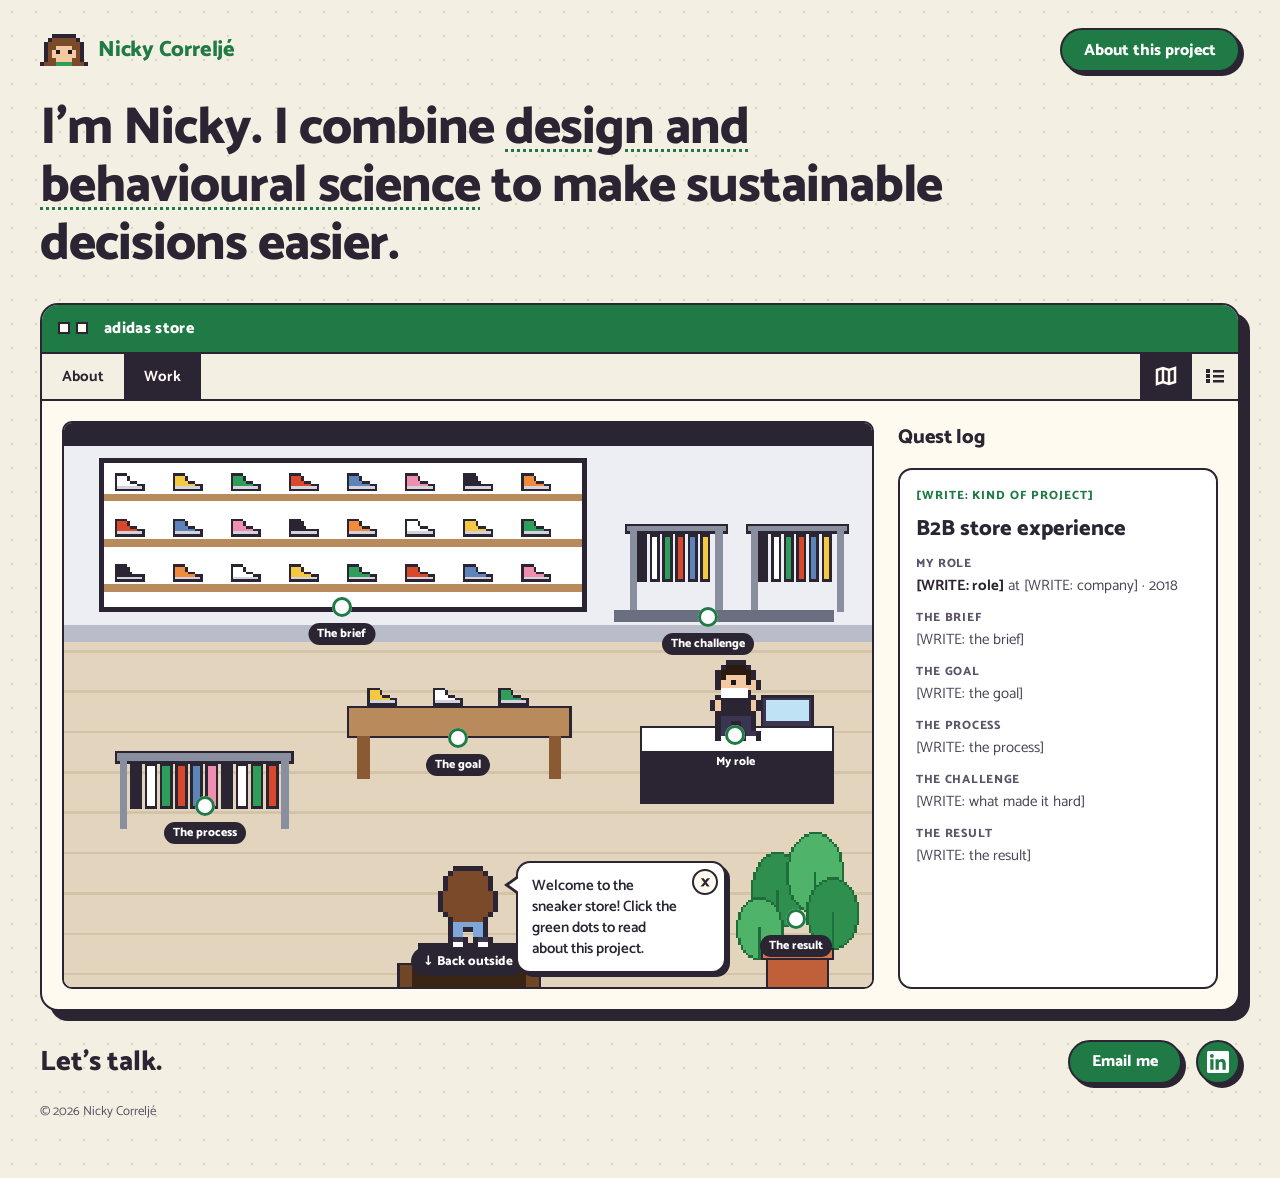
<file: room-adidas.html>
<!doctype html>
<html lang="en">
<head>
<meta charset="utf-8">
<meta name="viewport" content="width=device-width, initial-scale=1">
<title>adidas store – Nicky's Desktop Adventures</title>
<link rel="preconnect" href="https://fonts.googleapis.com"><link rel="preconnect" href="https://fonts.gstatic.com" crossorigin>
<link href="https://fonts.googleapis.com/css2?family=Silkscreen:wght@400;700&family=Catamaran:wght@400;600;700;800&display=swap" rel="stylesheet">
<link rel="stylesheet" href="css/site.css?v=b5a3c3e9">
</head>
<body>
<div class="page"><div class="wrap">
<header class="site-header">
<a class="logo" href="index.html"><img src="assets/head.png?v=efc31154" alt="">Nicky Correljé</a>
<a class="btn" href="index.html">About this project</a>
</header>
<h1 class="headline">I'm Nicky. I combine <span class="tip" tabindex="0" data-tip="Currently at IKEA">design and behavioural science</span> to make sustainable decisions easier.</h1>
<div class="window">
<div class="titlebar"><span class="dots" aria-hidden="true"><i></i><i></i></span><span class="title">adidas store</span></div>
<nav class="menu" aria-label="Main"><a href="index.html">About</a><a href="work.html" class=on aria-current=page>Work</a><span class="views" role="group" aria-label="View"><a href="work.html" aria-label="World view" title="World view" class=on aria-current=page><svg aria-hidden="true" width="22" height="22" viewBox="0 0 22 22" fill="none" stroke="currentColor" stroke-width="2.5" stroke-linejoin="miter"><path d="M2 5 L8 3 L14 5 L20 3 V17 L14 19 L8 17 L2 19 Z"></path><path d="M8 3 V17 M14 5 V19"></path></svg></a><a href="work-list.html" aria-label="List view" title="List view"><svg aria-hidden="true" width="22" height="22" viewBox="0 0 22 22" fill="currentColor"><rect x="2" y="4" width="4" height="4"></rect><rect x="9" y="5" width="11" height="2.5"></rect><rect x="2" y="9" width="4" height="4"></rect><rect x="9" y="10" width="11" height="2.5"></rect><rect x="2" y="14" width="4" height="4"></rect><rect x="9" y="15" width="11" height="2.5"></rect></svg></a></span></nav>
<div class="window-body fit">
<div class="stage" id="stage" role="application" aria-label="Walk with the arrow keys" style="aspect-ratio:320/224">
<img class="world" src="assets/room-adidas.png?v=be5151b4" alt="Pixel-art sneaker store: a wall of sneakers, clothes racks, a table with shoes, a shop assistant at the counter and a big plant.">
<button class="hot" type="button" data-item="role" aria-label="My role" style="left:83.1%;top:55.4%"><span class="ring"></span><span class="dot"></span><span class="lab">My role</span></button><button class="hot" type="button" data-item="brief" aria-label="The brief" style="left:34.4%;top:32.6%"><span class="ring"></span><span class="dot"></span><span class="lab">The brief</span></button><button class="hot" type="button" data-item="goal" aria-label="The goal" style="left:48.8%;top:55.8%"><span class="ring"></span><span class="dot"></span><span class="lab">The goal</span></button><button class="hot" type="button" data-item="process" aria-label="The process" style="left:17.5%;top:67.9%"><span class="ring"></span><span class="dot"></span><span class="lab">The process</span></button><button class="hot" type="button" data-item="challenge" aria-label="The challenge" style="left:79.7%;top:34.4%"><span class="ring"></span><span class="dot"></span><span class="lab">The challenge</span></button><button class="hot" type="button" data-item="result" aria-label="The result" style="left:90.6%;top:88.0%"><span class="ring"></span><span class="dot"></span><span class="lab">The result</span></button><a class="pill " href="work.html?from=adidas" style="left:50%;top:93%">↓ Back outside</a><div class="bubble" id="bubble">Welcome to the sneaker store! Click the green dots to read about this project.</div>
<div class="hero" id="hero" role="img" aria-label="Nicky, walking"></div>
</div>
<aside class="aside" aria-label="Quest log"><div class="aside-in"><div class="aside-head"><h2>Quest log</h2></div><div class="quest" id="quest-adidas-1"><span class="k">[WRITE: kind of project]</span><strong class="t">B2B store experience</strong><div class="qf" data-item="role"><b>My role</b><p><strong>[WRITE: role]</strong> at [WRITE: company] · 2018</p></div><div class="qf" data-item="brief"><b>The brief</b><p>[WRITE: the brief]</p></div><div class="qf" data-item="goal"><b>The goal</b><p>[WRITE: the goal]</p></div><div class="qf" data-item="process"><b>The process</b><p>[WRITE: the process]</p></div><div class="qf" data-item="challenge"><b>The challenge</b><p>[WRITE: what made it hard]</p></div><div class="qf" data-item="result"><b>The result</b><p>[WRITE: the result]</p></div></div></div></aside>
</div>
</div>
<footer class="site-footer">
<span class="talk">Let's talk.</span>
<span class="links"><a class="btn" href="mailto:nickycorrelje@gmail.com">Email me</a><a class="btn icon" href="https://www.linkedin.com/in/nickycorrelje/" target="_blank" rel="noopener" aria-label="LinkedIn" title="LinkedIn"><svg aria-hidden="true" width="22" height="22" viewBox="0 0 24 24" fill="currentColor"><path d="M20.45 20.45h-3.56v-5.57c0-1.33-.02-3.04-1.85-3.04-1.85 0-2.14 1.45-2.14 2.94v5.67H9.35V9h3.41v1.56h.05c.48-.9 1.64-1.85 3.37-1.85 3.6 0 4.27 2.37 4.27 5.46v6.28zM5.34 7.43a2.06 2.06 0 1 1 0-4.13 2.06 2.06 0 0 1 0 4.13zM7.12 20.45H3.56V9h3.56v11.45zM22.22 0H1.77C.79 0 0 .77 0 1.73v20.54C0 23.23.79 24 1.77 24h20.45c.98 0 1.78-.77 1.78-1.73V1.73C24 .77 23.2 0 22.22 0z"/></svg></a></span>
<small>© 2026 Nicky Correljé</small>
</footer>
</div></div>
<script type="application/json" id="world-data">{"w": 320, "h": 224, "bubble": "right", "spawns": {"default": [148, 176, "up"]}, "solid": [[0, 0, 320, 88], [112, 120, 89, 22], [20, 140, 72, 22], [228, 110, 77, 42], [270, 190, 45, 34]], "doors": [[134, 214, 54, 10, "work.html?from=adidas"]]}</script>
<script src="js/game.js?v=97a1c24a"></script>
<script src="js/config.js?v=044eecde"></script>
<script src="js/home.js?v=cc67c31c"></script>
<script src="js/tip.js?v=55b11e3f"></script>
<script src="js/router.js?v=7410dba9"></script>
</body>
</html>
</file>
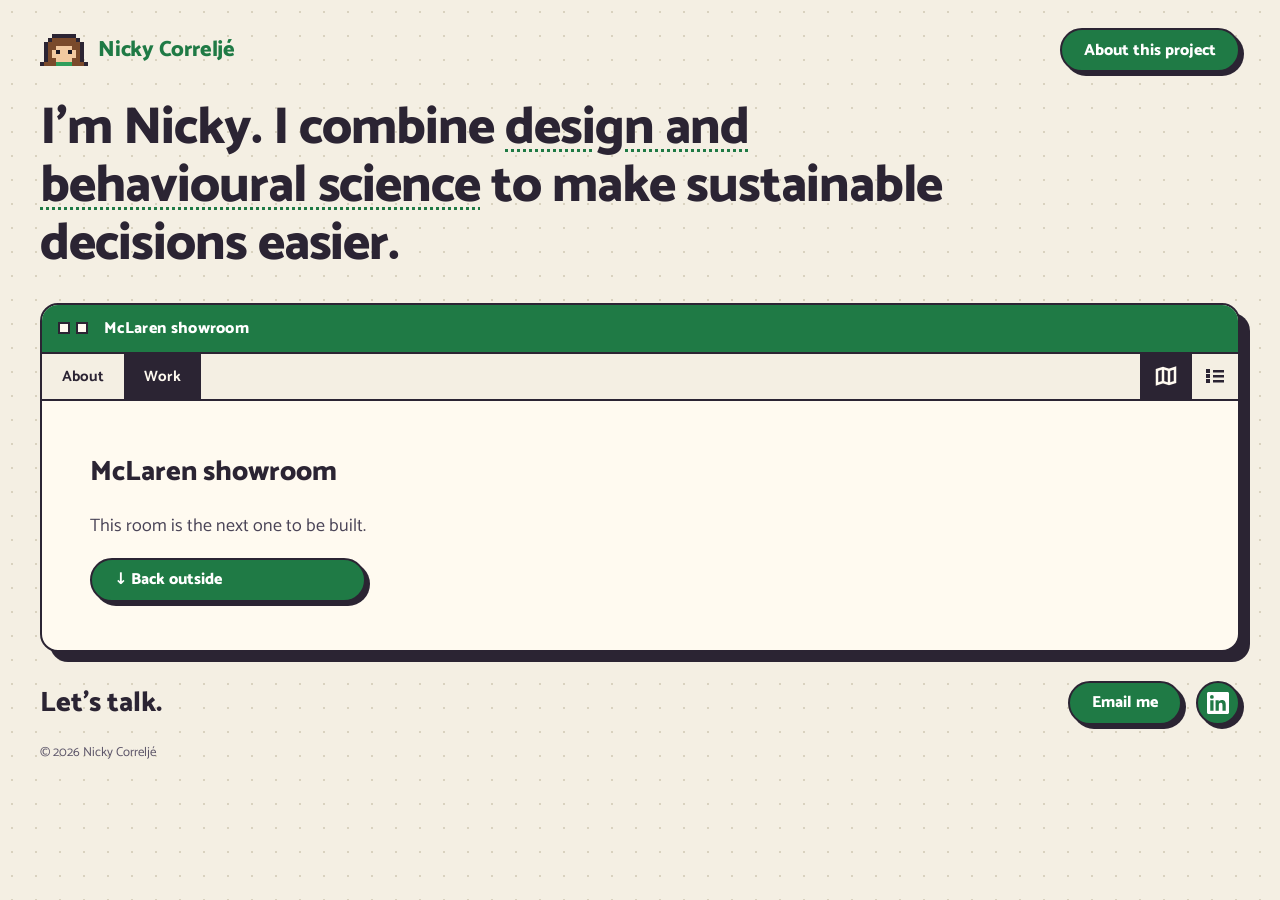
<file: room-case.html>
<!doctype html>
<html lang="en">
<head>
<meta charset="utf-8">
<meta name="viewport" content="width=device-width, initial-scale=1">
<title>McLaren showroom – Nicky's Desktop Adventures</title>
<link rel="preconnect" href="https://fonts.googleapis.com"><link rel="preconnect" href="https://fonts.gstatic.com" crossorigin>
<link href="https://fonts.googleapis.com/css2?family=Silkscreen:wght@400;700&family=Catamaran:wght@400;600;700;800&display=swap" rel="stylesheet">
<link rel="stylesheet" href="css/site.css?v=b5a3c3e9">
</head>
<body>
<div class="page"><div class="wrap">
<header class="site-header">
<a class="logo" href="index.html"><img src="assets/head.png?v=efc31154" alt="">Nicky Correljé</a>
<a class="btn" href="index.html">About this project</a>
</header>
<h1 class="headline">I'm Nicky. I combine <span class="tip" tabindex="0" data-tip="Currently at IKEA">design and behavioural science</span> to make sustainable decisions easier.</h1>
<div class="window">
<div class="titlebar"><span class="dots" aria-hidden="true"><i></i><i></i></span><span class="title">McLaren showroom</span></div>
<nav class="menu" aria-label="Main"><a href="index.html">About</a><a href="work.html" class=on aria-current=page>Work</a><span class="views" role="group" aria-label="View"><a href="work.html" aria-label="World view" title="World view" class=on aria-current=page><svg aria-hidden="true" width="22" height="22" viewBox="0 0 22 22" fill="none" stroke="currentColor" stroke-width="2.5" stroke-linejoin="miter"><path d="M2 5 L8 3 L14 5 L20 3 V17 L14 19 L8 17 L2 19 Z"></path><path d="M8 3 V17 M14 5 V19"></path></svg></a><a href="work-list.html" aria-label="List view" title="List view"><svg aria-hidden="true" width="22" height="22" viewBox="0 0 22 22" fill="currentColor"><rect x="2" y="4" width="4" height="4"></rect><rect x="9" y="5" width="11" height="2.5"></rect><rect x="2" y="9" width="4" height="4"></rect><rect x="9" y="10" width="11" height="2.5"></rect><rect x="2" y="14" width="4" height="4"></rect><rect x="9" y="15" width="11" height="2.5"></rect></svg></a></span></nav>
<div class="window-body">
<div class="stub"><h2>McLaren showroom</h2><p>This room is the next one to be built.</p><a class="btn" href="work.html?from=mclaren">↓ Back outside</a></div>

</div>
</div>
<footer class="site-footer">
<span class="talk">Let's talk.</span>
<span class="links"><a class="btn" href="mailto:nickycorrelje@gmail.com">Email me</a><a class="btn icon" href="https://www.linkedin.com/in/nickycorrelje/" target="_blank" rel="noopener" aria-label="LinkedIn" title="LinkedIn"><svg aria-hidden="true" width="22" height="22" viewBox="0 0 24 24" fill="currentColor"><path d="M20.45 20.45h-3.56v-5.57c0-1.33-.02-3.04-1.85-3.04-1.85 0-2.14 1.45-2.14 2.94v5.67H9.35V9h3.41v1.56h.05c.48-.9 1.64-1.85 3.37-1.85 3.6 0 4.27 2.37 4.27 5.46v6.28zM5.34 7.43a2.06 2.06 0 1 1 0-4.13 2.06 2.06 0 0 1 0 4.13zM7.12 20.45H3.56V9h3.56v11.45zM22.22 0H1.77C.79 0 0 .77 0 1.73v20.54C0 23.23.79 24 1.77 24h20.45c.98 0 1.78-.77 1.78-1.73V1.73C24 .77 23.2 0 22.22 0z"/></svg></a></span>
<small>© 2026 Nicky Correljé</small>
</footer>
</div></div>
<script src="js/game.js?v=97a1c24a"></script>
<script src="js/config.js?v=044eecde"></script>
<script src="js/home.js?v=cc67c31c"></script>
<script src="js/tip.js?v=55b11e3f"></script>
<script src="js/router.js?v=7410dba9"></script>
</body>
</html>
</file>
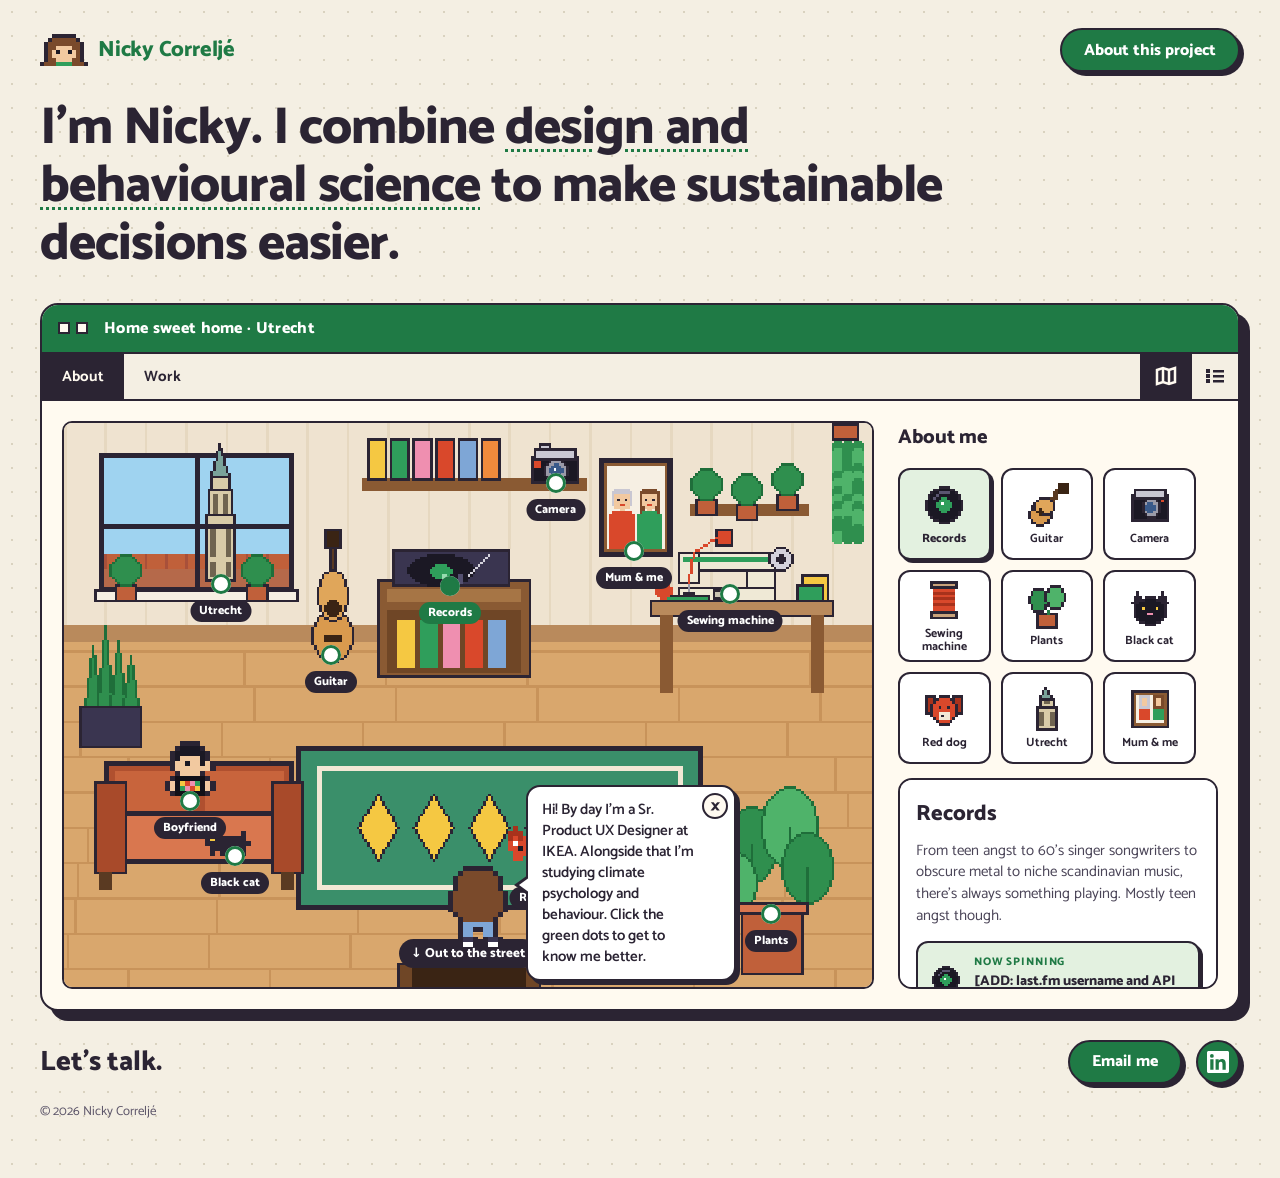
<file: room-home.html>
<!doctype html>
<html lang="en">
<head>
<meta charset="utf-8">
<meta name="viewport" content="width=device-width, initial-scale=1">
<title>Home – Nicky's Desktop Adventures</title>
<link rel="preconnect" href="https://fonts.googleapis.com"><link rel="preconnect" href="https://fonts.gstatic.com" crossorigin>
<link href="https://fonts.googleapis.com/css2?family=Silkscreen:wght@400;700&family=Catamaran:wght@400;600;700;800&display=swap" rel="stylesheet">
<link rel="stylesheet" href="css/site.css?v=b5a3c3e9">
</head>
<body>
<div class="page"><div class="wrap">
<header class="site-header">
<a class="logo" href="index.html"><img src="assets/head.png?v=efc31154" alt="">Nicky Correljé</a>
<a class="btn" href="index.html">About this project</a>
</header>
<h1 class="headline">I'm Nicky. I combine <span class="tip" tabindex="0" data-tip="Currently at IKEA">design and behavioural science</span> to make sustainable decisions easier.</h1>
<div class="window">
<div class="titlebar"><span class="dots" aria-hidden="true"><i></i><i></i></span><span class="title">Home sweet home · Utrecht</span></div>
<nav class="menu" aria-label="Main"><a href="index.html" class=on aria-current=page>About</a><a href="work.html">Work</a><span class="views" role="group" aria-label="View"><a href="index.html" aria-label="World view" title="World view" class=on aria-current=page><svg aria-hidden="true" width="22" height="22" viewBox="0 0 22 22" fill="none" stroke="currentColor" stroke-width="2.5" stroke-linejoin="miter"><path d="M2 5 L8 3 L14 5 L20 3 V17 L14 19 L8 17 L2 19 Z"></path><path d="M8 3 V17 M14 5 V19"></path></svg></a><a href="about-list.html" aria-label="List view" title="List view"><svg aria-hidden="true" width="22" height="22" viewBox="0 0 22 22" fill="currentColor"><rect x="2" y="4" width="4" height="4"></rect><rect x="9" y="5" width="11" height="2.5"></rect><rect x="2" y="9" width="4" height="4"></rect><rect x="9" y="10" width="11" height="2.5"></rect><rect x="2" y="14" width="4" height="4"></rect><rect x="9" y="15" width="11" height="2.5"></rect></svg></a></span></nav>
<div class="window-body fit">
<div class="stage" id="stage" role="application" aria-label="Walk with the arrow keys" style="aspect-ratio:320/224">
<img class="world" src="assets/world-home.png?v=6f8fa9b6" alt="Pixel-art living room: a window with the Dom tower, a guitar, a record player, a film camera, a big framed photo of my mum and me, a sofa with my boyfriend and the black cat, a sewing machine, lots of plants and the red dog on the rug.">
<div class="anim cat cat-w" aria-hidden="true"></div><div class="anim cat cat-j" aria-hidden="true"></div><div class="anim dog" aria-hidden="true"></div><div class="anim vinyl" id="vinyl" aria-hidden="true"></div><span class="note n1" aria-hidden="true">♪</span><span class="note n2" aria-hidden="true">♫</span><button class="hot on" type="button" data-item="records" aria-label="Records" style="left:47.8%;top:29.0%"><span class="ring"></span><span class="dot"></span><span class="lab">Records</span></button><button class="hot" type="button" data-item="guitar" aria-label="Guitar" style="left:33.1%;top:41.1%"><span class="ring"></span><span class="dot"></span><span class="lab">Guitar</span></button><button class="hot" type="button" data-item="camera" aria-label="Camera" style="left:60.9%;top:10.7%"><span class="ring"></span><span class="dot"></span><span class="lab">Camera</span></button><button class="hot" type="button" data-item="sewing" aria-label="Sewing machine" style="left:82.5%;top:30.4%"><span class="ring"></span><span class="dot"></span><span class="lab">Sewing machine</span></button><button class="hot" type="button" data-item="plants" aria-label="Plants" style="left:87.5%;top:87.1%"><span class="ring"></span><span class="dot"></span><span class="lab">Plants</span></button><button class="hot" type="button" data-item="cat" aria-label="Black cat" style="left:21.2%;top:76.8%"><span class="ring"></span><span class="dot"></span><span class="lab">Black cat</span></button><button class="hot" type="button" data-item="dog" aria-label="Red dog" style="left:59.1%;top:79.5%"><span class="ring"></span><span class="dot"></span><span class="lab">Red dog</span></button><button class="hot" type="button" data-item="utrecht" aria-label="Utrecht" style="left:19.4%;top:28.6%"><span class="ring"></span><span class="dot"></span><span class="lab">Utrecht</span></button><button class="hot" type="button" data-item="mum" aria-label="Mum & me" style="left:70.6%;top:22.8%"><span class="ring"></span><span class="dot"></span><span class="lab">Mum & me</span></button><button class="hot" type="button" data-item="boyfriend" aria-label="Boyfriend" style="left:15.6%;top:67.0%"><span class="ring"></span><span class="dot"></span><span class="lab">Boyfriend</span></button><a class="pill " href="index.html?from=home" style="left:50%;top:91.5%">↓ Out to the street</a><div class="bubble" id="bubble">Hi! By day I'm a Sr. Product UX Designer at IKEA. Alongside that I'm studying climate psychology and behaviour. Click the green dots to get to know me better.</div>
<div class="hero" id="hero" role="img" aria-label="Nicky, walking"></div>
</div>
<aside class="aside" aria-label="About me"><div class="aside-in"><div class="aside-head"><h2>About me</h2></div><div class="tiles" tabindex="0" aria-label="Collectables"><button class="tile on" type="button" data-item="records" aria-pressed="true"><img src="assets/icon-vinyl.png?v=7840fd8d" alt=""><span>Records</span></button><button class="tile" type="button" data-item="guitar" aria-pressed="false"><img src="assets/icon-guitar.png?v=330817bc" alt=""><span>Guitar</span></button><button class="tile" type="button" data-item="camera" aria-pressed="false"><img src="assets/icon-camera.png?v=9f23d1a2" alt=""><span>Camera</span></button><button class="tile" type="button" data-item="sewing" aria-pressed="false"><img src="assets/icon-spool.png?v=cea67b5a" alt=""><span>Sewing machine</span></button><button class="tile" type="button" data-item="plants" aria-pressed="false"><img src="assets/icon-plant.png?v=20f9b045" alt=""><span>Plants</span></button><button class="tile" type="button" data-item="cat" aria-pressed="false"><img src="assets/icon-cat.png?v=7fe60e8c" alt=""><span>Black cat</span></button><button class="tile" type="button" data-item="dog" aria-pressed="false"><img src="assets/icon-dog.png?v=5fff4c9a" alt=""><span>Red dog</span></button><button class="tile" type="button" data-item="utrecht" aria-pressed="false"><img src="assets/icon-dom.png?v=0562c66e" alt=""><span>Utrecht</span></button><button class="tile" type="button" data-item="mum" aria-pressed="false"><img src="assets/icon-frame.png?v=5e1b17c6" alt=""><span>Mum & me</span></button><button class="tile" type="button" data-item="boyfriend" aria-pressed="false"><img src="assets/icon-boyfriend.png?v=baed8851" alt=""><span>Boyfriend</span></button></div><div class="detail-card"><div class="detail" data-item="records"><strong>Records</strong><p>From teen angst to 60's singer songwriters to obscure metal to niche scandinavian music, there's always something playing. Mostly teen angst though.</p><div class="spin" id="spin" hidden><img src="assets/icon-vinyl.png?v=7840fd8d" alt=""><span><small id="spin-label">Now spinning</small><strong id="spin-text">…</strong></span></div></div><div class="detail" data-item="guitar" hidden><strong>Guitar</strong><p>I probably can still play a song or two, but currently it's more decorative.</p></div><div class="detail" data-item="camera" hidden><strong>Camera</strong><p>The roll probably shows mountains.</p></div><div class="detail" data-item="sewing" hidden><strong>Sewing machine</strong><p>Whoops, another hobby… I like trying something new every year. Currently trying out creative handcraft hobbies, to not use my brain (like a good millenial).</p></div><div class="detail" data-item="plants" hidden><strong>Plants</strong><p>There is always room and an excuse for one. more. plant.</p></div><div class="detail" data-item="cat" hidden><strong>Black cat</strong><p>Mojo aka. Mojo Beggins aka. Master Mojo aka. Batman aka. Mojito (on Fridays)</p></div><div class="detail" data-item="dog" hidden><strong>Red dog</strong><p>Woof.</p></div><div class="detail" data-item="utrecht" hidden><strong>Utrecht</strong><p>Moved to Utrecht over 10 years ago for de gezelligheid and my first full time job.</p></div><div class="detail" data-item="mum" hidden><strong>Mum & me</strong><p>[WRITE 1–2 SENTENCES: the photo.]</p></div><div class="detail" data-item="boyfriend" hidden><strong>Boyfriend</strong><p>[WRITE 1–2 SENTENCES: your boyfriend.]</p></div></div></div></aside>
</div>
</div>
<footer class="site-footer">
<span class="talk">Let's talk.</span>
<span class="links"><a class="btn" href="mailto:nickycorrelje@gmail.com">Email me</a><a class="btn icon" href="https://www.linkedin.com/in/nickycorrelje/" target="_blank" rel="noopener" aria-label="LinkedIn" title="LinkedIn"><svg aria-hidden="true" width="22" height="22" viewBox="0 0 24 24" fill="currentColor"><path d="M20.45 20.45h-3.56v-5.57c0-1.33-.02-3.04-1.85-3.04-1.85 0-2.14 1.45-2.14 2.94v5.67H9.35V9h3.41v1.56h.05c.48-.9 1.64-1.85 3.37-1.85 3.6 0 4.27 2.37 4.27 5.46v6.28zM5.34 7.43a2.06 2.06 0 1 1 0-4.13 2.06 2.06 0 0 1 0 4.13zM7.12 20.45H3.56V9h3.56v11.45zM22.22 0H1.77C.79 0 0 .77 0 1.73v20.54C0 23.23.79 24 1.77 24h20.45c.98 0 1.78-.77 1.78-1.73V1.73C24 .77 23.2 0 22.22 0z"/></svg></a></span>
<small>© 2026 Nicky Correljé</small>
</footer>
</div></div>
<script type="application/json" id="world-data">{"w": 320, "h": 224, "bubble": "right", "spawns": {"default": [152, 176, "up"], "start": [154, 104, "down"]}, "solid": [[0, 0, 320, 84], [124, 62, 62, 40], [98, 70, 18, 26], [233, 70, 72, 37], [6, 80, 25, 49], [12, 134, 83, 51], [256, 144, 50, 76], [176, 160, 20, 14]], "doors": [[132, 214, 56, 10, "index.html?from=home"]]}</script>
<script src="js/game.js?v=97a1c24a"></script>
<script src="js/config.js?v=044eecde"></script>
<script src="js/home.js?v=cc67c31c"></script>
<script src="js/tip.js?v=55b11e3f"></script>
<script src="js/router.js?v=7410dba9"></script>
</body>
</html>
</file>
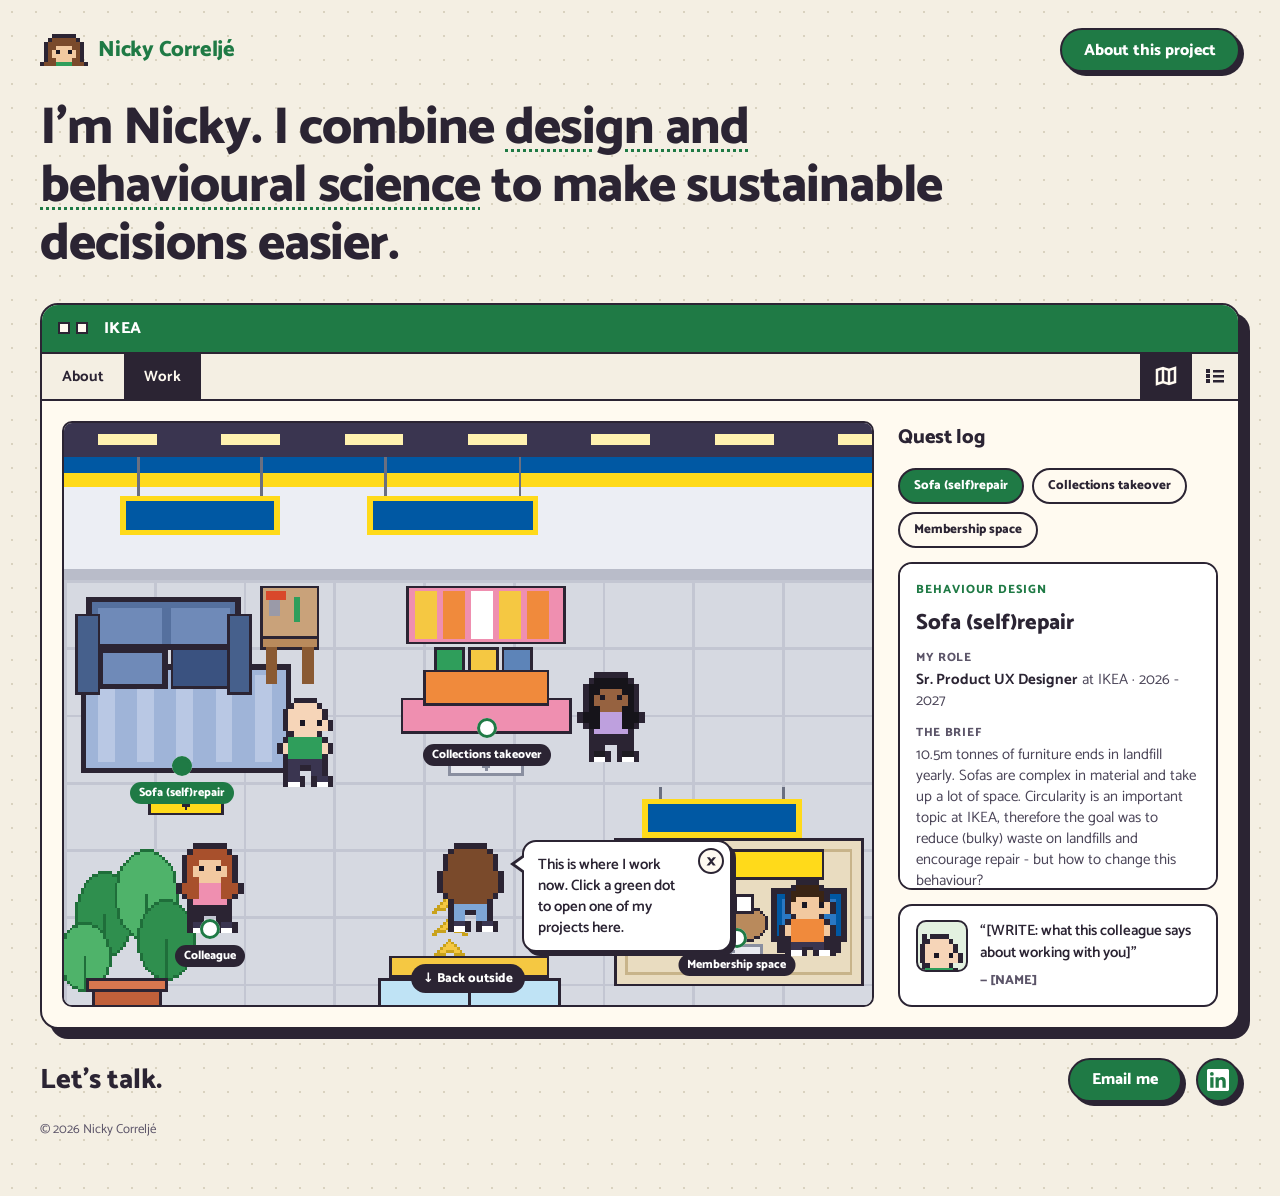
<file: room-ikea.html>
<!doctype html>
<html lang="en">
<head>
<meta charset="utf-8">
<meta name="viewport" content="width=device-width, initial-scale=1">
<title>IKEA – Nicky's Desktop Adventures</title>
<link rel="preconnect" href="https://fonts.googleapis.com"><link rel="preconnect" href="https://fonts.gstatic.com" crossorigin>
<link href="https://fonts.googleapis.com/css2?family=Silkscreen:wght@400;700&family=Catamaran:wght@400;600;700;800&display=swap" rel="stylesheet">
<link rel="stylesheet" href="css/site.css?v=b5a3c3e9">
</head>
<body>
<div class="page"><div class="wrap">
<header class="site-header">
<a class="logo" href="index.html"><img src="assets/head.png?v=efc31154" alt="">Nicky Correljé</a>
<a class="btn" href="index.html">About this project</a>
</header>
<h1 class="headline">I'm Nicky. I combine <span class="tip" tabindex="0" data-tip="Currently at IKEA">design and behavioural science</span> to make sustainable decisions easier.</h1>
<div class="window">
<div class="titlebar"><span class="dots" aria-hidden="true"><i></i><i></i></span><span class="title">IKEA</span></div>
<nav class="menu" aria-label="Main"><a href="index.html">About</a><a href="work.html" class=on aria-current=page>Work</a><span class="views" role="group" aria-label="View"><a href="work.html" aria-label="World view" title="World view" class=on aria-current=page><svg aria-hidden="true" width="22" height="22" viewBox="0 0 22 22" fill="none" stroke="currentColor" stroke-width="2.5" stroke-linejoin="miter"><path d="M2 5 L8 3 L14 5 L20 3 V17 L14 19 L8 17 L2 19 Z"></path><path d="M8 3 V17 M14 5 V19"></path></svg></a><a href="work-list.html" aria-label="List view" title="List view"><svg aria-hidden="true" width="22" height="22" viewBox="0 0 22 22" fill="currentColor"><rect x="2" y="4" width="4" height="4"></rect><rect x="9" y="5" width="11" height="2.5"></rect><rect x="2" y="9" width="4" height="4"></rect><rect x="9" y="10" width="11" height="2.5"></rect><rect x="2" y="14" width="4" height="4"></rect><rect x="9" y="15" width="11" height="2.5"></rect></svg></a></span></nav>
<div class="window-body fit">
<div class="stage" id="stage" role="application" aria-label="Walk with the arrow keys" style="aspect-ratio:288/208">
<img class="world" src="assets/room-ikea.png?v=8e214e8d" alt="Pixel-art IKEA showroom: a sofa on a rug, a side table, a colourful collection display with a shopper next to it, shoppers in the aisle, someone sitting in the membership corner and the entrance doors with yellow arrows on the floor.">
<button data-case="1" class="hot on" type="button" data-item="case-1" aria-label="Sofa (self)repair" style="left:14.6%;top:59.0%"><span class="ring"></span><span class="dot"></span><span class="lab">Sofa (self)repair</span></button><button data-case="2" class="hot" type="button" data-item="case-2" aria-label="Collections takeover" style="left:52.4%;top:52.4%"><span class="ring"></span><span class="dot"></span><span class="lab">Collections takeover</span></button><button data-case="3" class="hot" type="button" data-item="case-3" aria-label="Membership space" style="left:83.3%;top:88.5%"><span class="ring"></span><span class="dot"></span><span class="lab">Membership space</span></button><button data-quote="lone" class="hot" type="button" data-item="colleague" aria-label="Colleague" style="left:18.1%;top:87.0%"><span class="ring"></span><span class="dot"></span><span class="lab">Colleague</span></button><a class="pill " href="work.html?from=ikea" style="left:50%;top:93%">↓ Back outside</a><div class="bubble" id="bubble">This is where I work now. Click a green dot to open one of my projects here.</div>
<div class="hero" id="hero" role="img" aria-label="Nicky, walking"></div>
</div>
<aside class="aside" aria-label="Quest log"><div class="aside-in"><div class="aside-head"><h2>Quest log</h2></div><div class="qtabs" role="tablist" aria-label="Cases"><button type="button" role="tab" class="qtab" aria-controls="quest-ikea-1" aria-selected="true">Sofa (self)repair</button><button type="button" role="tab" class="qtab" aria-controls="quest-ikea-2" aria-selected="false">Collections takeover</button><button type="button" role="tab" class="qtab" aria-controls="quest-ikea-3" aria-selected="false">Membership space</button></div><div class="quest" id="quest-ikea-1"><span class="k">Behaviour design</span><strong class="t">Sofa (self)repair</strong><div class="qf" data-item="role"><b>My role</b><p><strong>Sr. Product UX Designer</strong> at IKEA · 2026 - 2027</p></div><div class="qf" data-item="brief"><b>The brief</b><p>10.5m tonnes of furniture ends in landfill yearly. Sofas are complex in material and take up a lot of space. Circularity is an important topic at IKEA, therefore the goal was to reduce (bulky) waste on landfills and encourage repair - but how to change this behaviour?</p></div><div class="qf" data-item="goal"><b>The goal</b><p>In case of damage, households will repair their sofa and extend its life to keep it off of landfills for as long as possible.</p></div><div class="qf" data-item="process"><b>The process</b><p>For this project I followed a behaviour science process and techniques. I went into literature, recruited and interviewed people in the UK with broken (and repaired or disposed) sofas and learned about their repair motivations and barriers.</p></div><div class="qf" data-item="challenge"><b>The challenge</b><p>To set myself up for success, I needed to get to know the right people. As a designer not positioned in the sustainability team, I needed to rely on others quite a bit. Involving them early on and particularly when moving from theory to practice, helped me move things forward.</p></div><div class="qf" data-item="result"><b>The result</b><p>[WRITE: the result]</p></div></div><figure class="quote" data-for="quest-ikea-1"><span class="quote-ava"><img src="assets/avatar-ikea-sofa.png?v=7848232b" alt=""></span><span class="quote-body"><blockquote>“[WRITE: what this colleague says about working with you]”</blockquote><figcaption>[NAME]</figcaption></span></figure><div class="quest" id="quest-ikea-2" hidden><span class="k">Behaviour design</span><strong class="t">Collections takeover</strong><div class="qf" data-item="role"><b>My role</b><p><strong>Sr. Product UX Designer</strong> at IKEA · 2026 - 2027</p></div><div class="qf" data-item="brief"><b>The brief</b><p>Increase commerciality</p></div><div class="qf" data-item="goal"><b>The goal</b><p>To inform visitors and create visibility on IKEA.com when a new collection is coming or has arrived.</p></div><div class="qf" data-item="process"><b>The process</b><p>This project was in collaboration with another designer. We mapped the pages where we envisioned the collection information to go for three different moments (a week before, the day before and during). I focussed on the 'during' and wanted to amplify the characteristics of the collection (IKEA PS 202). I did so by highlighting three products from this collection and making them playfully interactive.</p></div><div class="qf" data-item="challenge"><b>The challenge</b><p>An end-to-end journey like this had never been done before. We had to convince stakeholders to go take this approach and celebrate our new collections. Because there was no process in place and we aspired to make this project scallable, we had to swim against the stream for a fair amount of time.</p></div><div class="qf" data-item="result"><b>The result</b><p>[WRITE: the result]</p></div></div><figure class="quote" data-for="quest-ikea-2" hidden><span class="quote-ava"><img src="assets/avatar-ikea-collections.png?v=ad1af8df" alt=""></span><span class="quote-body"><blockquote>“[WRITE: what this colleague says about working with you]”</blockquote><figcaption>[NAME]</figcaption></span></figure><div class="quest" id="quest-ikea-3" hidden><span class="k">Redesign and information architecture</span><strong class="t">Membership space</strong><div class="qf" data-item="role"><b>My role</b><p><strong>Sr. Product UX Designer</strong> at IKEA · [YEAR]</p></div><div class="qf" data-item="brief"><b>The brief</b><p>[WRITE: the brief]</p></div><div class="qf" data-item="goal"><b>The goal</b><p>[WRITE: the goal]</p></div><div class="qf" data-item="process"><b>The process</b><p>[WRITE: the process]</p></div><div class="qf" data-item="challenge"><b>The challenge</b><p>[WRITE: what made it hard]</p></div><div class="qf" data-item="result"><b>The result</b><p>[WRITE: the result]</p></div></div><figure class="quote" data-for="quest-ikea-3" hidden><span class="quote-ava"><img src="assets/avatar-ikea-membership.png?v=cc5fe512" alt=""></span><span class="quote-body"><blockquote>“[WRITE: what this colleague says about working with you]”</blockquote><figcaption>[NAME]</figcaption></span></figure><figure class="quote" data-lone hidden><span class="quote-ava"><img src="assets/avatar-ikea-plant.png?v=6d6c5f67" alt=""></span><span class="quote-body"><blockquote>“[WRITE: what this colleague says about you]”</blockquote><figcaption>[NAME]</figcaption></span></figure></div></aside>
</div>
</div>
<footer class="site-footer">
<span class="talk">Let's talk.</span>
<span class="links"><a class="btn" href="mailto:nickycorrelje@gmail.com">Email me</a><a class="btn icon" href="https://www.linkedin.com/in/nickycorrelje/" target="_blank" rel="noopener" aria-label="LinkedIn" title="LinkedIn"><svg aria-hidden="true" width="22" height="22" viewBox="0 0 24 24" fill="currentColor"><path d="M20.45 20.45h-3.56v-5.57c0-1.33-.02-3.04-1.85-3.04-1.85 0-2.14 1.45-2.14 2.94v5.67H9.35V9h3.41v1.56h.05c.48-.9 1.64-1.85 3.37-1.85 3.6 0 4.27 2.37 4.27 5.46v6.28zM5.34 7.43a2.06 2.06 0 1 1 0-4.13 2.06 2.06 0 0 1 0 4.13zM7.12 20.45H3.56V9h3.56v11.45zM22.22 0H1.77C.79 0 0 .77 0 1.73v20.54C0 23.23.79 24 1.77 24h20.45c.98 0 1.78-.77 1.78-1.73V1.73C24 .77 23.2 0 22.22 0z"/></svg></a></span>
<small>© 2026 Nicky Correljé</small>
</footer>
</div></div>
<script type="application/json" id="world-data">{"w": 288, "h": 208, "bubble": "right", "spawns": {"default": [133, 150, "up"]}, "solid": [[0, 0, 288, 54], [4, 60, 64, 38], [70, 58, 21, 34], [78, 118, 18, 12], [120, 58, 62, 52], [186, 108, 18, 12], [42, 170, 22, 12], [0, 165, 47, 43], [196, 134, 89, 67]], "doors": [[116, 196, 58, 12, "work.html?from=ikea"]]}</script>
<script src="js/game.js?v=97a1c24a"></script>
<script src="js/config.js?v=044eecde"></script>
<script src="js/home.js?v=cc67c31c"></script>
<script src="js/tip.js?v=55b11e3f"></script>
<script src="js/router.js?v=7410dba9"></script>
</body>
</html>
</file>
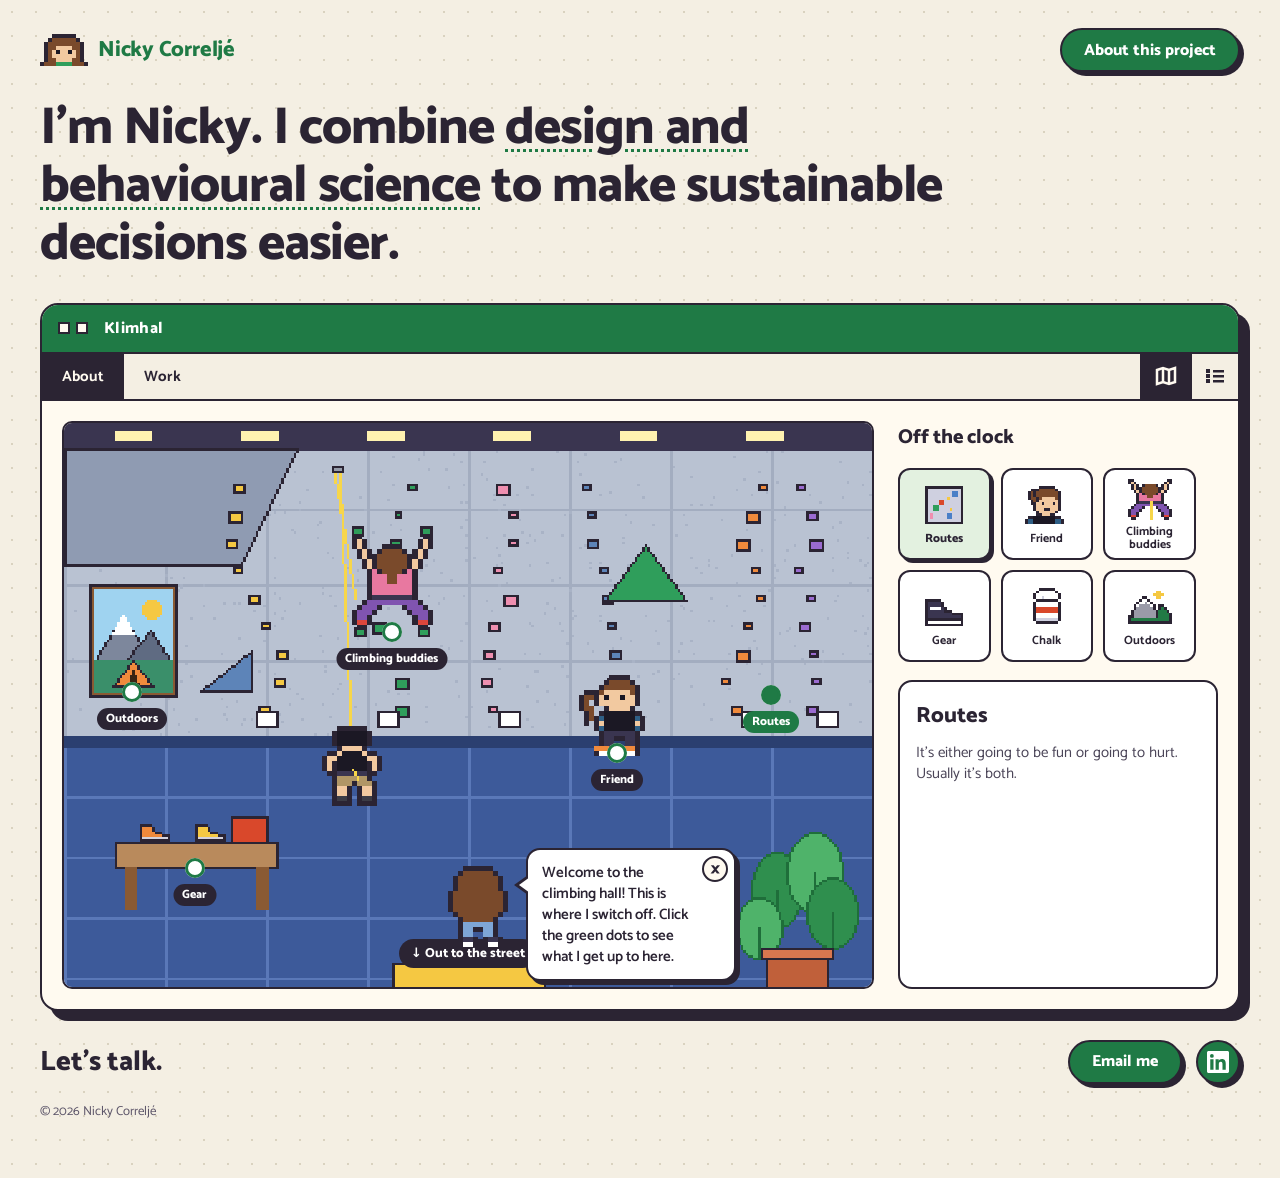
<file: room-klimhal.html>
<!doctype html>
<html lang="en">
<head>
<meta charset="utf-8">
<meta name="viewport" content="width=device-width, initial-scale=1">
<title>Klimhal – Nicky's Desktop Adventures</title>
<link rel="preconnect" href="https://fonts.googleapis.com"><link rel="preconnect" href="https://fonts.gstatic.com" crossorigin>
<link href="https://fonts.googleapis.com/css2?family=Silkscreen:wght@400;700&family=Catamaran:wght@400;600;700;800&display=swap" rel="stylesheet">
<link rel="stylesheet" href="css/site.css?v=b5a3c3e9">
</head>
<body>
<div class="page"><div class="wrap">
<header class="site-header">
<a class="logo" href="index.html"><img src="assets/head.png?v=efc31154" alt="">Nicky Correljé</a>
<a class="btn" href="index.html">About this project</a>
</header>
<h1 class="headline">I'm Nicky. I combine <span class="tip" tabindex="0" data-tip="Currently at IKEA">design and behavioural science</span> to make sustainable decisions easier.</h1>
<div class="window">
<div class="titlebar"><span class="dots" aria-hidden="true"><i></i><i></i></span><span class="title">Klimhal</span></div>
<nav class="menu" aria-label="Main"><a href="index.html" class=on aria-current=page>About</a><a href="work.html">Work</a><span class="views" role="group" aria-label="View"><a href="index.html" aria-label="World view" title="World view" class=on aria-current=page><svg aria-hidden="true" width="22" height="22" viewBox="0 0 22 22" fill="none" stroke="currentColor" stroke-width="2.5" stroke-linejoin="miter"><path d="M2 5 L8 3 L14 5 L20 3 V17 L14 19 L8 17 L2 19 Z"></path><path d="M8 3 V17 M14 5 V19"></path></svg></a><a href="about-list.html" aria-label="List view" title="List view"><svg aria-hidden="true" width="22" height="22" viewBox="0 0 22 22" fill="currentColor"><rect x="2" y="4" width="4" height="4"></rect><rect x="9" y="5" width="11" height="2.5"></rect><rect x="2" y="9" width="4" height="4"></rect><rect x="9" y="10" width="11" height="2.5"></rect><rect x="2" y="14" width="4" height="4"></rect><rect x="9" y="15" width="11" height="2.5"></rect></svg></a></span></nav>
<div class="window-body fit">
<div class="stage" id="stage" role="application" aria-label="Walk with the arrow keys" style="aspect-ratio:320/224">
<img class="world" src="assets/world-klimhal.png?v=ab3323a2" alt="Pixel-art climbing hall: a wall with coloured holds and volumes, an outdoors poster, a climber in a pink shirt on the green route with her belayer below, my friend with a ponytail at the foot of the wall, a table with climbing shoes, a chalk bucket and a big plant on the blue mats.">
<button class="hot on" type="button" data-item="routes" aria-label="Routes" style="left:87.5%;top:48.2%"><span class="ring"></span><span class="dot"></span><span class="lab">Routes</span></button><button class="hot" type="button" data-item="friend" aria-label="Friend" style="left:68.4%;top:58.5%"><span class="ring"></span><span class="dot"></span><span class="lab">Friend</span></button><button class="hot" type="button" data-item="climbers" aria-label="Climbing buddies" style="left:40.6%;top:37.1%"><span class="ring"></span><span class="dot"></span><span class="lab">Climbing buddies</span></button><button class="hot" type="button" data-item="gear" aria-label="Gear" style="left:16.2%;top:79.0%"><span class="ring"></span><span class="dot"></span><span class="lab">Gear</span></button><button class="hot" type="button" data-item="chalk" aria-label="Chalk" style="left:72.8%;top:88.8%"><span class="ring"></span><span class="dot"></span><span class="lab">Chalk</span></button><button class="hot" type="button" data-item="outdoors" aria-label="Outdoors" style="left:8.4%;top:47.8%"><span class="ring"></span><span class="dot"></span><span class="lab">Outdoors</span></button><a class="pill " href="index.html?from=klimhal" style="left:50%;top:91.5%">↓ Out to the street</a><div class="bubble" id="bubble">Welcome to the climbing hall! This is where I switch off. Click the green dots to see what I get up to here.</div>
<div class="hero" id="hero" role="img" aria-label="Nicky, walking"></div>
</div>
<aside class="aside" aria-label="Off the clock"><div class="aside-in"><div class="aside-head"><h2>Off the clock</h2></div><div class="tiles" tabindex="0" aria-label="Collectables"><button class="tile on" type="button" data-item="routes" aria-pressed="true"><img src="assets/icon-routes.png?v=05a70f7d" alt=""><span>Routes</span></button><button class="tile" type="button" data-item="friend" aria-pressed="false"><img src="assets/icon-friend.png?v=75195a69" alt=""><span>Friend</span></button><button class="tile" type="button" data-item="climbers" aria-pressed="false"><img src="assets/icon-climbers.png?v=194ee89f" alt=""><span>Climbing buddies</span></button><button class="tile" type="button" data-item="gear" aria-pressed="false"><img src="assets/icon-sneaker.png?v=276dc19e" alt=""><span>Gear</span></button><button class="tile" type="button" data-item="chalk" aria-pressed="false"><img src="assets/icon-chalk.png?v=8f9c8c8a" alt=""><span>Chalk</span></button><button class="tile" type="button" data-item="outdoors" aria-pressed="false"><img src="assets/icon-outdoors.png?v=026bb57d" alt=""><span>Outdoors</span></button></div><div class="detail-card"><div class="detail" data-item="routes"><strong>Routes</strong><p>It's either going to be fun or going to hurt. Usually it's both.</p></div><div class="detail" data-item="friend" hidden><strong>Friend</strong><p>[WRITE 1–2 SENTENCES: who you climb with.]</p></div><div class="detail" data-item="climbers" hidden><strong>Climbing buddies</strong><p>[WRITE 1–2 SENTENCES: the two friends on the green route, who climbs and who belays.]</p></div><div class="detail" data-item="gear" hidden><strong>Gear</strong><p>Avid GriGri user, safety is sexy.
La Sportiva Katanas, resoled.</p></div><div class="detail" data-item="chalk" hidden><strong>Chalk</strong><p>[WRITE 1–2 SENTENCES: the chalk, the ritual.]</p></div><div class="detail" data-item="outdoors" hidden><strong>Outdoors</strong><p>Summertime is best spend in a tent, somewhere in the mountains.</p></div></div></div></aside>
</div>
</div>
<footer class="site-footer">
<span class="talk">Let's talk.</span>
<span class="links"><a class="btn" href="mailto:nickycorrelje@gmail.com">Email me</a><a class="btn icon" href="https://www.linkedin.com/in/nickycorrelje/" target="_blank" rel="noopener" aria-label="LinkedIn" title="LinkedIn"><svg aria-hidden="true" width="22" height="22" viewBox="0 0 24 24" fill="currentColor"><path d="M20.45 20.45h-3.56v-5.57c0-1.33-.02-3.04-1.85-3.04-1.85 0-2.14 1.45-2.14 2.94v5.67H9.35V9h3.41v1.56h.05c.48-.9 1.64-1.85 3.37-1.85 3.6 0 4.27 2.37 4.27 5.46v6.28zM5.34 7.43a2.06 2.06 0 1 1 0-4.13 2.06 2.06 0 0 1 0 4.13zM7.12 20.45H3.56V9h3.56v11.45zM22.22 0H1.77C.79 0 0 .77 0 1.73v20.54C0 23.23.79 24 1.77 24h20.45c.98 0 1.78-.77 1.78-1.73V1.73C24 .77 23.2 0 22.22 0z"/></svg></a></span>
<small>© 2026 Nicky Correljé</small>
</footer>
</div></div>
<script type="application/json" id="world-data">{"w": 320, "h": 224, "bubble": "right", "spawns": {"default": [152, 176, "up"], "start": [148, 140, "down"]}, "solid": [[0, 0, 320, 129], [208, 118, 22, 15], [104, 138, 20, 14], [20, 160, 65, 30], [224, 184, 19, 17], [268, 176, 47, 48]], "doors": [[134, 214, 52, 10, "index.html?from=klimhal"]]}</script>
<script src="js/game.js?v=97a1c24a"></script>
<script src="js/config.js?v=044eecde"></script>
<script src="js/home.js?v=cc67c31c"></script>
<script src="js/tip.js?v=55b11e3f"></script>
<script src="js/router.js?v=7410dba9"></script>
</body>
</html>
</file>
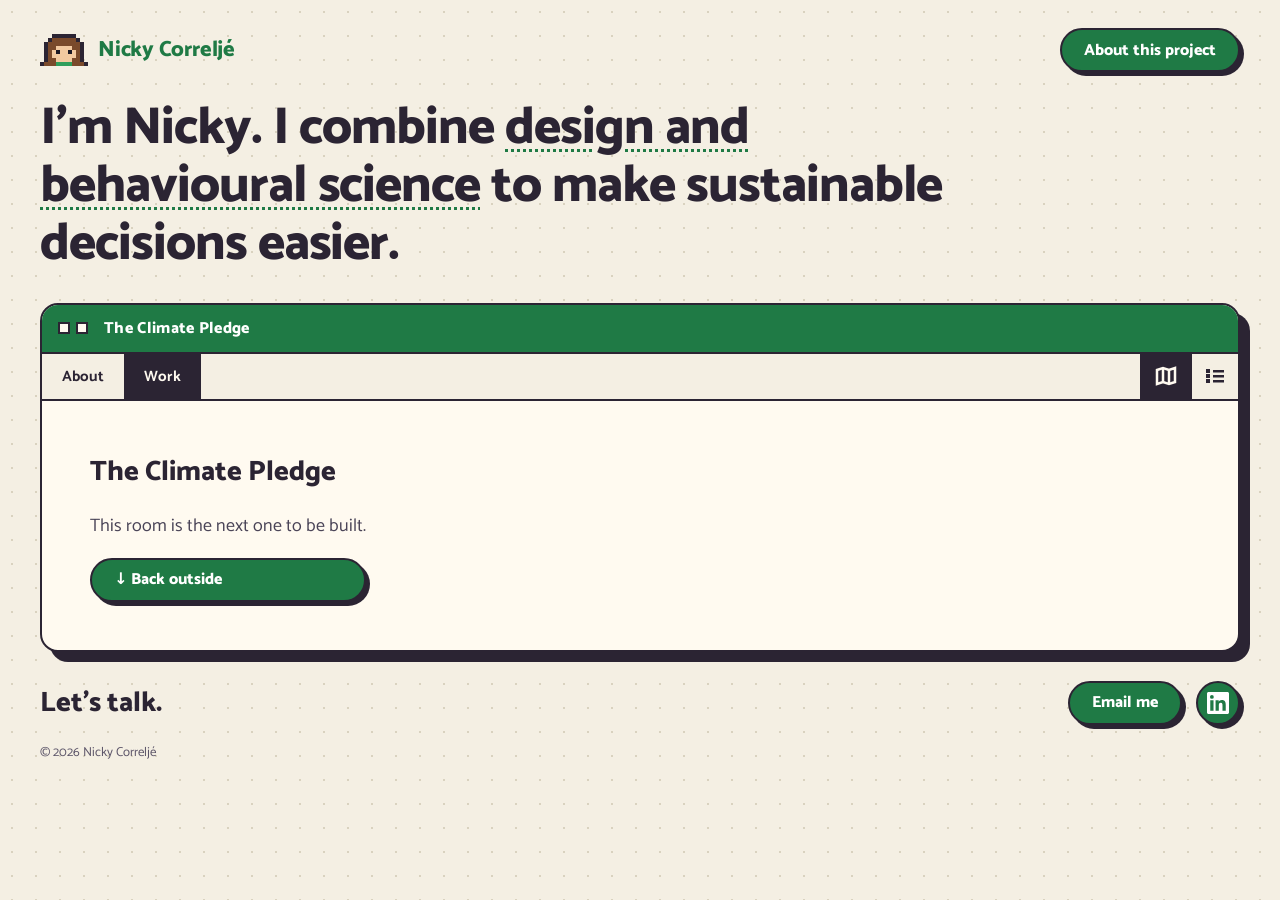
<file: room-pledge.html>
<!doctype html>
<html lang="en">
<head>
<meta charset="utf-8">
<meta name="viewport" content="width=device-width, initial-scale=1">
<title>The Climate Pledge – Nicky's Desktop Adventures</title>
<link rel="preconnect" href="https://fonts.googleapis.com"><link rel="preconnect" href="https://fonts.gstatic.com" crossorigin>
<link href="https://fonts.googleapis.com/css2?family=Silkscreen:wght@400;700&family=Catamaran:wght@400;600;700;800&display=swap" rel="stylesheet">
<link rel="stylesheet" href="css/site.css?v=b5a3c3e9">
</head>
<body>
<div class="page"><div class="wrap">
<header class="site-header">
<a class="logo" href="index.html"><img src="assets/head.png?v=efc31154" alt="">Nicky Correljé</a>
<a class="btn" href="index.html">About this project</a>
</header>
<h1 class="headline">I'm Nicky. I combine <span class="tip" tabindex="0" data-tip="Currently at IKEA">design and behavioural science</span> to make sustainable decisions easier.</h1>
<div class="window">
<div class="titlebar"><span class="dots" aria-hidden="true"><i></i><i></i></span><span class="title">The Climate Pledge</span></div>
<nav class="menu" aria-label="Main"><a href="index.html">About</a><a href="work.html" class=on aria-current=page>Work</a><span class="views" role="group" aria-label="View"><a href="work.html" aria-label="World view" title="World view" class=on aria-current=page><svg aria-hidden="true" width="22" height="22" viewBox="0 0 22 22" fill="none" stroke="currentColor" stroke-width="2.5" stroke-linejoin="miter"><path d="M2 5 L8 3 L14 5 L20 3 V17 L14 19 L8 17 L2 19 Z"></path><path d="M8 3 V17 M14 5 V19"></path></svg></a><a href="work-list.html" aria-label="List view" title="List view"><svg aria-hidden="true" width="22" height="22" viewBox="0 0 22 22" fill="currentColor"><rect x="2" y="4" width="4" height="4"></rect><rect x="9" y="5" width="11" height="2.5"></rect><rect x="2" y="9" width="4" height="4"></rect><rect x="9" y="10" width="11" height="2.5"></rect><rect x="2" y="14" width="4" height="4"></rect><rect x="9" y="15" width="11" height="2.5"></rect></svg></a></span></nav>
<div class="window-body">
<div class="stub"><h2>The Climate Pledge</h2><p>This room is the next one to be built.</p><a class="btn" href="work.html?from=pledge">↓ Back outside</a></div>

</div>
</div>
<footer class="site-footer">
<span class="talk">Let's talk.</span>
<span class="links"><a class="btn" href="mailto:nickycorrelje@gmail.com">Email me</a><a class="btn icon" href="https://www.linkedin.com/in/nickycorrelje/" target="_blank" rel="noopener" aria-label="LinkedIn" title="LinkedIn"><svg aria-hidden="true" width="22" height="22" viewBox="0 0 24 24" fill="currentColor"><path d="M20.45 20.45h-3.56v-5.57c0-1.33-.02-3.04-1.85-3.04-1.85 0-2.14 1.45-2.14 2.94v5.67H9.35V9h3.41v1.56h.05c.48-.9 1.64-1.85 3.37-1.85 3.6 0 4.27 2.37 4.27 5.46v6.28zM5.34 7.43a2.06 2.06 0 1 1 0-4.13 2.06 2.06 0 0 1 0 4.13zM7.12 20.45H3.56V9h3.56v11.45zM22.22 0H1.77C.79 0 0 .77 0 1.73v20.54C0 23.23.79 24 1.77 24h20.45c.98 0 1.78-.77 1.78-1.73V1.73C24 .77 23.2 0 22.22 0z"/></svg></a></span>
<small>© 2026 Nicky Correljé</small>
</footer>
</div></div>
<script src="js/game.js?v=97a1c24a"></script>
<script src="js/config.js?v=044eecde"></script>
<script src="js/home.js?v=cc67c31c"></script>
<script src="js/tip.js?v=55b11e3f"></script>
<script src="js/router.js?v=7410dba9"></script>
</body>
</html>
</file>
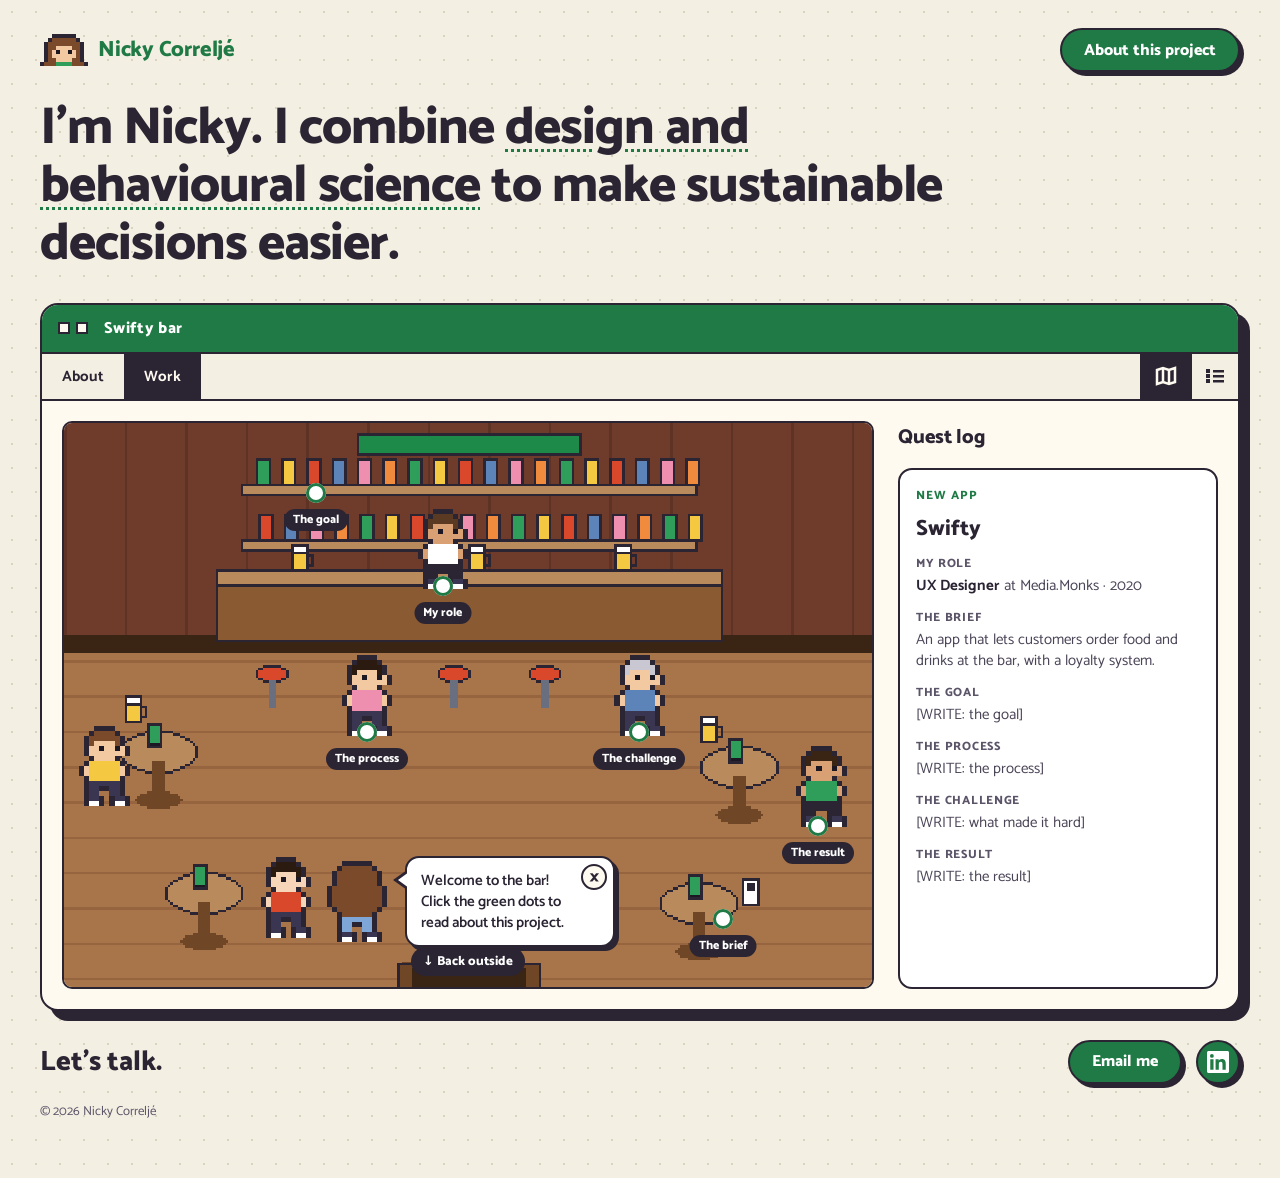
<file: room-swifty.html>
<!doctype html>
<html lang="en">
<head>
<meta charset="utf-8">
<meta name="viewport" content="width=device-width, initial-scale=1">
<title>Swifty bar – Nicky's Desktop Adventures</title>
<link rel="preconnect" href="https://fonts.googleapis.com"><link rel="preconnect" href="https://fonts.gstatic.com" crossorigin>
<link href="https://fonts.googleapis.com/css2?family=Silkscreen:wght@400;700&family=Catamaran:wght@400;600;700;800&display=swap" rel="stylesheet">
<link rel="stylesheet" href="css/site.css?v=b5a3c3e9">
</head>
<body>
<div class="page"><div class="wrap">
<header class="site-header">
<a class="logo" href="index.html"><img src="assets/head.png?v=efc31154" alt="">Nicky Correljé</a>
<a class="btn" href="index.html">About this project</a>
</header>
<h1 class="headline">I'm Nicky. I combine <span class="tip" tabindex="0" data-tip="Currently at IKEA">design and behavioural science</span> to make sustainable decisions easier.</h1>
<div class="window">
<div class="titlebar"><span class="dots" aria-hidden="true"><i></i><i></i></span><span class="title">Swifty bar</span></div>
<nav class="menu" aria-label="Main"><a href="index.html">About</a><a href="work.html" class=on aria-current=page>Work</a><span class="views" role="group" aria-label="View"><a href="work.html" aria-label="World view" title="World view" class=on aria-current=page><svg aria-hidden="true" width="22" height="22" viewBox="0 0 22 22" fill="none" stroke="currentColor" stroke-width="2.5" stroke-linejoin="miter"><path d="M2 5 L8 3 L14 5 L20 3 V17 L14 19 L8 17 L2 19 Z"></path><path d="M8 3 V17 M14 5 V19"></path></svg></a><a href="work-list.html" aria-label="List view" title="List view"><svg aria-hidden="true" width="22" height="22" viewBox="0 0 22 22" fill="currentColor"><rect x="2" y="4" width="4" height="4"></rect><rect x="9" y="5" width="11" height="2.5"></rect><rect x="2" y="9" width="4" height="4"></rect><rect x="9" y="10" width="11" height="2.5"></rect><rect x="2" y="14" width="4" height="4"></rect><rect x="9" y="15" width="11" height="2.5"></rect></svg></a></span></nav>
<div class="window-body fit">
<div class="stage" id="stage" role="application" aria-label="Walk with the arrow keys" style="aspect-ratio:320/224">
<img class="world" src="assets/room-swifty.png?v=8fa83099" alt="Pixel-art bar: a bartender behind a long bar with bottles, bar stools, people at small round tables and a phone on one of the tables.">
<button class="hot" type="button" data-item="role" aria-label="My role" style="left:46.9%;top:29.0%"><span class="ring"></span><span class="dot"></span><span class="lab">My role</span></button><button class="hot" type="button" data-item="brief" aria-label="The brief" style="left:81.6%;top:88.0%"><span class="ring"></span><span class="dot"></span><span class="lab">The brief</span></button><button class="hot" type="button" data-item="goal" aria-label="The goal" style="left:31.2%;top:12.5%"><span class="ring"></span><span class="dot"></span><span class="lab">The goal</span></button><button class="hot" type="button" data-item="process" aria-label="The process" style="left:37.5%;top:54.9%"><span class="ring"></span><span class="dot"></span><span class="lab">The process</span></button><button class="hot" type="button" data-item="challenge" aria-label="The challenge" style="left:71.2%;top:54.9%"><span class="ring"></span><span class="dot"></span><span class="lab">The challenge</span></button><button class="hot" type="button" data-item="result" aria-label="The result" style="left:93.4%;top:71.4%"><span class="ring"></span><span class="dot"></span><span class="lab">The result</span></button><a class="pill " href="work.html?from=swifty" style="left:50%;top:93%">↓ Back outside</a><div class="bubble" id="bubble">Welcome to the bar! Click the green dots to read about this project.</div>
<div class="hero" id="hero" role="img" aria-label="Nicky, walking"></div>
</div>
<aside class="aside" aria-label="Quest log"><div class="aside-in"><div class="aside-head"><h2>Quest log</h2></div><div class="quest" id="quest-swifty-1" data-client="Heineken"><span class="k">New app</span><strong class="t">Swifty</strong><div class="qf" data-item="role"><b>My role</b><p><strong>UX Designer</strong> at Media.Monks · 2020</p></div><div class="qf" data-item="brief"><b>The brief</b><p>An app that lets customers order food and drinks at the bar, with a loyalty system.</p></div><div class="qf" data-item="goal"><b>The goal</b><p>[WRITE: the goal]</p></div><div class="qf" data-item="process"><b>The process</b><p>[WRITE: the process]</p></div><div class="qf" data-item="challenge"><b>The challenge</b><p>[WRITE: what made it hard]</p></div><div class="qf" data-item="result"><b>The result</b><p>[WRITE: the result]</p></div></div></div></aside>
</div>
</div>
<footer class="site-footer">
<span class="talk">Let's talk.</span>
<span class="links"><a class="btn" href="mailto:nickycorrelje@gmail.com">Email me</a><a class="btn icon" href="https://www.linkedin.com/in/nickycorrelje/" target="_blank" rel="noopener" aria-label="LinkedIn" title="LinkedIn"><svg aria-hidden="true" width="22" height="22" viewBox="0 0 24 24" fill="currentColor"><path d="M20.45 20.45h-3.56v-5.57c0-1.33-.02-3.04-1.85-3.04-1.85 0-2.14 1.45-2.14 2.94v5.67H9.35V9h3.41v1.56h.05c.48-.9 1.64-1.85 3.37-1.85 3.6 0 4.27 2.37 4.27 5.46v6.28zM5.34 7.43a2.06 2.06 0 1 1 0-4.13 2.06 2.06 0 0 1 0 4.13zM7.12 20.45H3.56V9h3.56v11.45zM22.22 0H1.77C.79 0 0 .77 0 1.73v20.54C0 23.23.79 24 1.77 24h20.45c.98 0 1.78-.77 1.78-1.73V1.73C24 .77 23.2 0 22.22 0z"/></svg></a></span>
<small>© 2026 Nicky Correljé</small>
</footer>
</div></div>
<script type="application/json" id="world-data">{"w": 320, "h": 224, "bubble": "right", "spawns": {"default": [104, 174, "up"]}, "solid": [[0, 0, 320, 92], [76, 104, 13, 9], [148, 104, 13, 9], [184, 104, 13, 9], [110, 114, 20, 10], [218, 114, 20, 10], [6, 140, 47, 14], [252, 140, 31, 19], [290, 150, 20, 10], [78, 194, 20, 10], [40, 195, 31, 14], [236, 199, 31, 14]], "doors": [[134, 214, 54, 10, "work.html?from=swifty"]]}</script>
<script src="js/game.js?v=97a1c24a"></script>
<script src="js/config.js?v=044eecde"></script>
<script src="js/home.js?v=cc67c31c"></script>
<script src="js/tip.js?v=55b11e3f"></script>
<script src="js/router.js?v=7410dba9"></script>
</body>
</html>
</file>
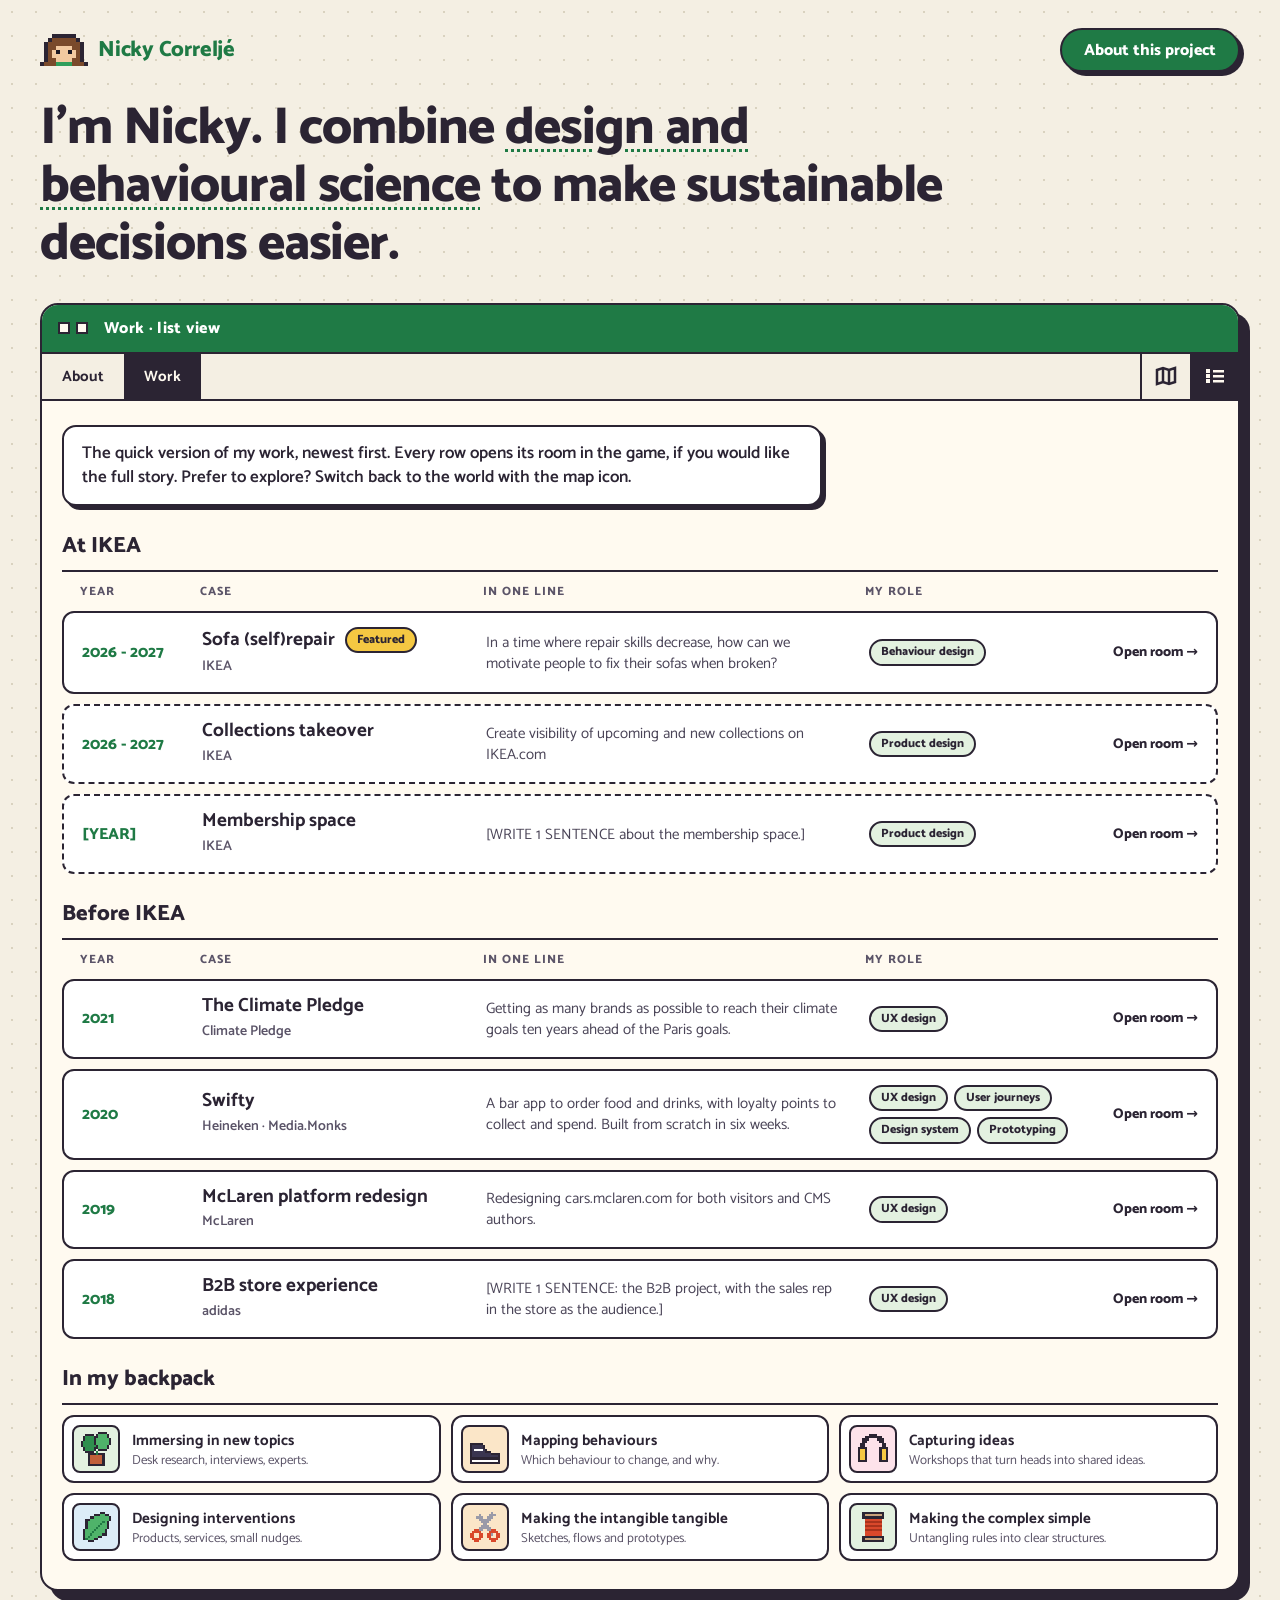
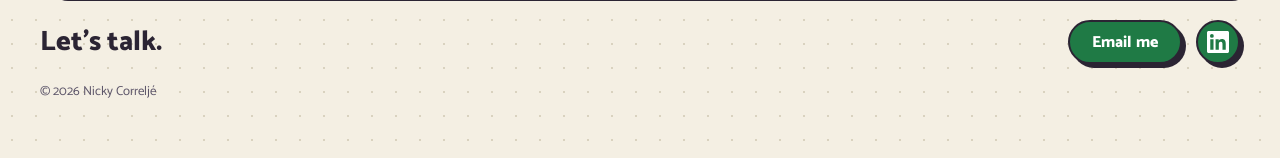
<file: work-list.html>
<!doctype html>
<html lang="en">
<head>
<meta charset="utf-8">
<meta name="viewport" content="width=device-width, initial-scale=1">
<title>Work – Nicky's Desktop Adventures</title>
<link rel="preconnect" href="https://fonts.googleapis.com"><link rel="preconnect" href="https://fonts.gstatic.com" crossorigin>
<link href="https://fonts.googleapis.com/css2?family=Silkscreen:wght@400;700&family=Catamaran:wght@400;600;700;800&display=swap" rel="stylesheet">
<link rel="stylesheet" href="css/site.css?v=b5a3c3e9">
</head>
<body>
<div class="page"><div class="wrap">
<header class="site-header">
<a class="logo" href="index.html"><img src="assets/head.png?v=efc31154" alt="">Nicky Correljé</a>
<a class="btn" href="index.html">About this project</a>
</header>
<h1 class="headline">I'm Nicky. I combine <span class="tip" tabindex="0" data-tip="Currently at IKEA">design and behavioural science</span> to make sustainable decisions easier.</h1>
<div class="window">
<div class="titlebar"><span class="dots" aria-hidden="true"><i></i><i></i></span><span class="title">Work · list view</span></div>
<nav class="menu" aria-label="Main"><a href="about-list.html">About</a><a href="work-list.html" class=on aria-current=page>Work</a><span class="views" role="group" aria-label="View"><a href="work.html" aria-label="World view" title="World view"><svg aria-hidden="true" width="22" height="22" viewBox="0 0 22 22" fill="none" stroke="currentColor" stroke-width="2.5" stroke-linejoin="miter"><path d="M2 5 L8 3 L14 5 L20 3 V17 L14 19 L8 17 L2 19 Z"></path><path d="M8 3 V17 M14 5 V19"></path></svg></a><a href="work-list.html" aria-label="List view" title="List view" class=on aria-current=page><svg aria-hidden="true" width="22" height="22" viewBox="0 0 22 22" fill="currentColor"><rect x="2" y="4" width="4" height="4"></rect><rect x="9" y="5" width="11" height="2.5"></rect><rect x="2" y="9" width="4" height="4"></rect><rect x="9" y="10" width="11" height="2.5"></rect><rect x="2" y="14" width="4" height="4"></rect><rect x="9" y="15" width="11" height="2.5"></rect></svg></a></span></nav>
<div class="window-body list-body">
<p class="list-intro">The quick version of my work, newest first. Every row opens its room in the game, if you would like the full story. Prefer to explore? Switch back to the world with the map icon.</p><section class="list-sec"><div class="list-head"><h2>At IKEA</h2></div><div class="rows"><div class="cols" aria-hidden="true"><span class="year">Year</span><span class="name">Case</span><span class="line">In one line</span><span class="tags">My role</span><span class="go"></span></div><a class="row case" href="room-ikea.html#case-1"><span class="year">2026 - 2027</span><span class="name"><strong>Sofa (self)repair <span class="tag" style="background:var(--focus)">Featured</span></strong><span>IKEA</span></span><span class="line">In a time where repair skills decrease, how can we motivate people to fix their sofas when broken?</span><span class="tags"><span class="tag" style="background:var(--green-tint)">Behaviour design</span></span><span class="go">Open room →</span></a><a class="row case draft" href="room-ikea.html#case-2"><span class="year">2026 - 2027</span><span class="name"><strong>Collections takeover</strong><span>IKEA</span></span><span class="line">Create visibility of upcoming and new collections on IKEA.com</span><span class="tags"><span class="tag" style="background:var(--green-tint)">Product design</span></span><span class="go">Open room →</span></a><a class="row case draft" href="room-ikea.html#case-3"><span class="year">[YEAR]</span><span class="name"><strong>Membership space</strong><span>IKEA</span></span><span class="line">[WRITE 1 SENTENCE about the membership space.]</span><span class="tags"><span class="tag" style="background:var(--green-tint)">Product design</span></span><span class="go">Open room →</span></a></div></section><section class="list-sec"><div class="list-head"><h2>Before IKEA</h2></div><div class="rows"><div class="cols" aria-hidden="true"><span class="year">Year</span><span class="name">Case</span><span class="line">In one line</span><span class="tags">My role</span><span class="go"></span></div><a class="row case" href="room-pledge.html"><span class="year">2021</span><span class="name"><strong>The Climate Pledge</strong><span>Climate Pledge</span></span><span class="line">Getting as many brands as possible to reach their climate goals ten years ahead of the Paris goals.</span><span class="tags"><span class="tag" style="background:var(--green-tint)">UX design</span></span><span class="go">Open room →</span></a><a class="row case" href="room-swifty.html"><span class="year">2020</span><span class="name"><strong>Swifty</strong><span>Heineken · Media.Monks</span></span><span class="line">A bar app to order food and drinks, with loyalty points to collect and spend. Built from scratch in six weeks.</span><span class="tags"><span class="tag" style="background:var(--green-tint)">UX design</span><span class="tag" style="background:var(--green-tint)">User journeys</span><span class="tag" style="background:var(--green-tint)">Design system</span><span class="tag" style="background:var(--green-tint)">Prototyping</span></span><span class="go">Open room →</span></a><a class="row case" href="room-case.html"><span class="year">2019</span><span class="name"><strong>McLaren platform redesign</strong><span>McLaren</span></span><span class="line">Redesigning cars.mclaren.com for both visitors and CMS authors.</span><span class="tags"><span class="tag" style="background:var(--green-tint)">UX design</span></span><span class="go">Open room →</span></a><a class="row case" href="room-adidas.html"><span class="year">2018</span><span class="name"><strong>B2B store experience</strong><span>adidas</span></span><span class="line">[WRITE 1 SENTENCE: the B2B project, with the sales rep in the store as the audience.]</span><span class="tags"><span class="tag" style="background:var(--green-tint)">UX design</span></span><span class="go">Open room →</span></a></div></section><section class="list-sec"><div class="list-head"><h2>In my backpack</h2></div><div class="skills"><div class="skill"><span class="ico" style="background:var(--green-tint)"><img src="assets/icon-plant.png?v=20f9b045" alt=""></span><span><strong>Immersing in new topics</strong><small>Desk research, interviews, experts.</small></span></div><div class="skill"><span class="ico" style="background:var(--peach)"><img src="assets/icon-sneaker.png?v=276dc19e" alt=""></span><span><strong>Mapping behaviours</strong><small>Which behaviour to change, and why.</small></span></div><div class="skill"><span class="ico" style="background:var(--rose)"><img src="assets/icon-headphones.png?v=efe5efe6" alt=""></span><span><strong>Capturing ideas</strong><small>Workshops that turn heads into shared ideas.</small></span></div><div class="skill"><span class="ico" style="background:var(--sky)"><img src="assets/icon-leaf.png?v=9c985363" alt=""></span><span><strong>Designing interventions</strong><small>Products, services, small nudges.</small></span></div><div class="skill"><span class="ico" style="background:var(--peach)"><img src="assets/icon-scissors.png?v=8315c16d" alt=""></span><span><strong>Making the intangible tangible</strong><small>Sketches, flows and prototypes.</small></span></div><div class="skill"><span class="ico" style="background:var(--green-tint)"><img src="assets/icon-spool.png?v=cea67b5a" alt=""></span><span><strong>Making the complex simple</strong><small>Untangling rules into clear structures.</small></span></div></div></section>

</div>
</div>
<footer class="site-footer">
<span class="talk">Let's talk.</span>
<span class="links"><a class="btn" href="mailto:nickycorrelje@gmail.com">Email me</a><a class="btn icon" href="https://www.linkedin.com/in/nickycorrelje/" target="_blank" rel="noopener" aria-label="LinkedIn" title="LinkedIn"><svg aria-hidden="true" width="22" height="22" viewBox="0 0 24 24" fill="currentColor"><path d="M20.45 20.45h-3.56v-5.57c0-1.33-.02-3.04-1.85-3.04-1.85 0-2.14 1.45-2.14 2.94v5.67H9.35V9h3.41v1.56h.05c.48-.9 1.64-1.85 3.37-1.85 3.6 0 4.27 2.37 4.27 5.46v6.28zM5.34 7.43a2.06 2.06 0 1 1 0-4.13 2.06 2.06 0 0 1 0 4.13zM7.12 20.45H3.56V9h3.56v11.45zM22.22 0H1.77C.79 0 0 .77 0 1.73v20.54C0 23.23.79 24 1.77 24h20.45c.98 0 1.78-.77 1.78-1.73V1.73C24 .77 23.2 0 22.22 0z"/></svg></a></span>
<small>© 2026 Nicky Correljé</small>
</footer>
</div></div>
<script src="js/game.js?v=97a1c24a"></script>
<script src="js/config.js?v=044eecde"></script>
<script src="js/home.js?v=cc67c31c"></script>
<script src="js/tip.js?v=55b11e3f"></script>
<script src="js/router.js?v=7410dba9"></script>
</body>
</html>
</file>
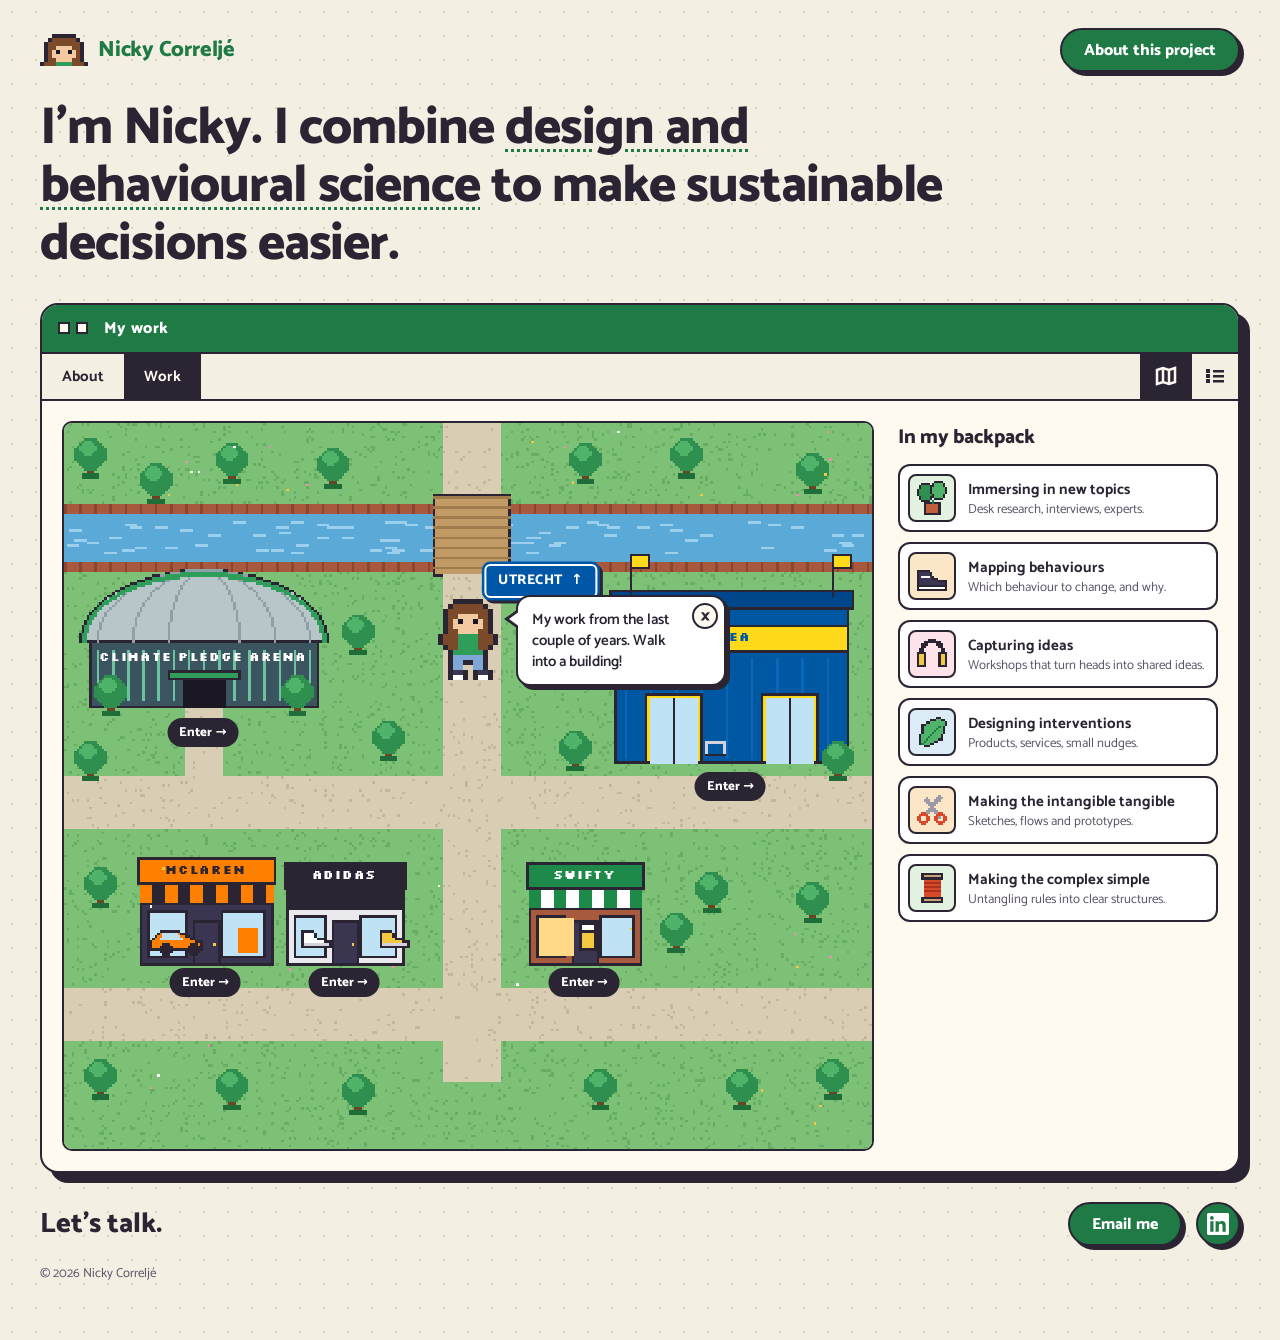
<file: work.html>
<!doctype html>
<html lang="en">
<head>
<meta charset="utf-8">
<meta name="viewport" content="width=device-width, initial-scale=1">
<title>Work – Nicky's Desktop Adventures</title>
<link rel="preconnect" href="https://fonts.googleapis.com"><link rel="preconnect" href="https://fonts.gstatic.com" crossorigin>
<link href="https://fonts.googleapis.com/css2?family=Silkscreen:wght@400;700&family=Catamaran:wght@400;600;700;800&display=swap" rel="stylesheet">
<link rel="stylesheet" href="css/site.css?v=b5a3c3e9">
</head>
<body>
<div class="page"><div class="wrap">
<header class="site-header">
<a class="logo" href="index.html"><img src="assets/head.png?v=efc31154" alt="">Nicky Correljé</a>
<a class="btn" href="index.html">About this project</a>
</header>
<h1 class="headline">I'm Nicky. I combine <span class="tip" tabindex="0" data-tip="Currently at IKEA">design and behavioural science</span> to make sustainable decisions easier.</h1>
<div class="window">
<div class="titlebar"><span class="dots" aria-hidden="true"><i></i><i></i></span><span class="title">My work</span></div>
<nav class="menu" aria-label="Main"><a href="index.html">About</a><a href="work.html" class=on aria-current=page>Work</a><span class="views" role="group" aria-label="View"><a href="work.html" aria-label="World view" title="World view" class=on aria-current=page><svg aria-hidden="true" width="22" height="22" viewBox="0 0 22 22" fill="none" stroke="currentColor" stroke-width="2.5" stroke-linejoin="miter"><path d="M2 5 L8 3 L14 5 L20 3 V17 L14 19 L8 17 L2 19 Z"></path><path d="M8 3 V17 M14 5 V19"></path></svg></a><a href="work-list.html" aria-label="List view" title="List view"><svg aria-hidden="true" width="22" height="22" viewBox="0 0 22 22" fill="currentColor"><rect x="2" y="4" width="4" height="4"></rect><rect x="9" y="5" width="11" height="2.5"></rect><rect x="2" y="9" width="4" height="4"></rect><rect x="9" y="10" width="11" height="2.5"></rect><rect x="2" y="14" width="4" height="4"></rect><rect x="9" y="15" width="11" height="2.5"></rect></svg></a></span></nav>
<div class="window-body">
<div class="stage" id="stage" role="application" aria-label="Walk with the arrow keys" style="aspect-ratio:320/288">
<img class="world" src="assets/world-work.png?v=c95170d0" alt="Pixel-art work world: Utrecht across a canal, then below the bridge the Climate Pledge Arena, a McLaren showroom, an adidas store, the Swifty bar and a big blue IKEA box.">
<span class="sign" style="left:17.5%;top:61.5%;color:#2b2433">MCLAREN</span><span class="sign" style="left:34.7%;top:62.2%;color:#fff">ADIDAS</span><span class="sign" style="left:64.4%;top:62.2%;color:#fff">SWIFTY</span><span class="sign" style="left:82.5%;top:29.5%;color:#0058a3">IKEA</span><span class="sign" style="left:17.2%;top:32.3%;color:#fff">CLIMATE PLEDGE ARENA</span><a class="pill " href="room-case.html" style="left:17.5%;top:75%">Enter →</a><a class="pill " href="room-adidas.html" style="left:34.7%;top:75%">Enter →</a><a class="pill " href="room-swifty.html" style="left:64.4%;top:75%">Enter →</a><a class="pill " href="room-ikea.html" style="left:82.5%;top:48.1%">Enter →</a><a class="pill " href="room-pledge.html" style="left:17.2%;top:40.6%">Enter →</a><a class="sign-link" href="index.html?from=work" aria-label="To Utrecht" style="left:59%;top:19.5%"><span class="plate">Utrecht <span>↑</span></span><span class="post"></span></a><span class="flag" style="left:70.3%;top:18.1%"></span><span class="flag" style="left:95.3%;top:18.1%"></span><div class="bubble" id="bubble">My work from the last couple of years. Walk into a building!</div>
<div class="hero" id="hero" role="img" aria-label="Nicky, walking"></div>
</div>
<aside class="aside tight" aria-label="My skills"><div class="aside-head"><h2>In my backpack</h2></div><div class="skill"><span class="ico" style="background:var(--green-tint)"><img src="assets/icon-plant.png?v=20f9b045" alt=""></span><span><strong>Immersing in new topics</strong><small>Desk research, interviews, experts.</small></span></div><div class="skill"><span class="ico" style="background:var(--peach)"><img src="assets/icon-sneaker.png?v=276dc19e" alt=""></span><span><strong>Mapping behaviours</strong><small>Which behaviour to change, and why.</small></span></div><div class="skill"><span class="ico" style="background:var(--rose)"><img src="assets/icon-headphones.png?v=efe5efe6" alt=""></span><span><strong>Capturing ideas</strong><small>Workshops that turn heads into shared ideas.</small></span></div><div class="skill"><span class="ico" style="background:var(--sky)"><img src="assets/icon-leaf.png?v=9c985363" alt=""></span><span><strong>Designing interventions</strong><small>Products, services, small nudges.</small></span></div><div class="skill"><span class="ico" style="background:var(--peach)"><img src="assets/icon-scissors.png?v=8315c16d" alt=""></span><span><strong>Making the intangible tangible</strong><small>Sketches, flows and prototypes.</small></span></div><div class="skill"><span class="ico" style="background:var(--green-tint)"><img src="assets/icon-spool.png?v=cea67b5a" alt=""></span><span><strong>Making the complex simple</strong><small>Untangling rules into clear structures.</small></span></div></aside>
</div>
</div>
<footer class="site-footer">
<span class="talk">Let's talk.</span>
<span class="links"><a class="btn" href="mailto:nickycorrelje@gmail.com">Email me</a><a class="btn icon" href="https://www.linkedin.com/in/nickycorrelje/" target="_blank" rel="noopener" aria-label="LinkedIn" title="LinkedIn"><svg aria-hidden="true" width="22" height="22" viewBox="0 0 24 24" fill="currentColor"><path d="M20.45 20.45h-3.56v-5.57c0-1.33-.02-3.04-1.85-3.04-1.85 0-2.14 1.45-2.14 2.94v5.67H9.35V9h3.41v1.56h.05c.48-.9 1.64-1.85 3.37-1.85 3.6 0 4.27 2.37 4.27 5.46v6.28zM5.34 7.43a2.06 2.06 0 1 1 0-4.13 2.06 2.06 0 0 1 0 4.13zM7.12 20.45H3.56V9h3.56v11.45zM22.22 0H1.77C.79 0 0 .77 0 1.73v20.54C0 23.23.79 24 1.77 24h20.45c.98 0 1.78-.77 1.78-1.73V1.73C24 .77 23.2 0 22.22 0z"/></svg></a></span>
<small>© 2026 Nicky Correljé</small>
</footer>
</div></div>
<script type="application/json" id="world-data">{"w": 320, "h": 288, "bubble": "right", "spawns": {"default": [148, 70, "down"], "utrecht": [148, 70, "down"], "mclaren": [44, 206, "down"], "adidas": [99, 206, "down"], "swifty": [194, 206, "down"], "ikea": [252, 124, "down"], "pledge": [43, 102, "down"]}, "solid": [[10, 66, 90, 46], [218, 66, 92, 68], [30, 172, 52, 42], [88, 174, 46, 40], [184, 174, 44, 40], [0, 34, 146, 22], [176, 34, 144, 22], [112, 82, 9, 10], [124, 124, 9, 10], [192, 86, 9, 10], [198, 128, 9, 10], [6, 132, 9, 10], [10, 182, 9, 10], [252, 184, 9, 10], [292, 188, 9, 10], [238, 200, 9, 10], [302, 132, 9, 10], [10, 258, 9, 10], [62, 262, 9, 10], [112, 264, 9, 10], [208, 262, 9, 10], [264, 262, 9, 10], [300, 258, 9, 10], [6, 12, 9, 10], [62, 14, 9, 10], [102, 16, 9, 10], [202, 14, 9, 10], [242, 12, 9, 10], [292, 18, 9, 10], [32, 22, 9, 10]], "doors": [[46, 214, 20, 10, "room-case.html"], [101, 214, 20, 10, "room-adidas.html"], [196, 214, 20, 10, "room-swifty.html"], [254, 134, 20, 10, "room-ikea.html"], [45, 112, 20, 10, "room-pledge.html"], [146, 30, 30, 14, "index.html?from=work"]]}</script>
<script src="js/game.js?v=97a1c24a"></script>
<script src="js/config.js?v=044eecde"></script>
<script src="js/home.js?v=cc67c31c"></script>
<script src="js/tip.js?v=55b11e3f"></script>
<script src="js/router.js?v=7410dba9"></script>
</body>
</html>
</file>
<file: css/site.css>
/* Nicky's Desktop Adventures – site styles. Tokens come from the design system. */
:root{
  --paper:#f4efe3;--paper-dot:#d9d2bf;--cream:#fffaf0;--white:#ffffff;
  --ink:#2b2433;--ink-2:#4a4457;--ink-3:#5b5468;
  --green:#1f7a45;--green-dark:#14572f;--green-tint:#e3f1e0;
  --peach:#fbe6c8;--rose:#fde2ea;--sky:#dcecf7;--focus:#f5c842;--sign-blue:#0057a8;
  --font-sans:Catamaran,system-ui,sans-serif;--font-pixel:Silkscreen,monospace;
}
*,*::before,*::after{box-sizing:border-box}
html,body{margin:0}
body{background-color:var(--paper);background-image:radial-gradient(var(--paper-dot) 1.5px,transparent 1.5px);background-size:24px 24px;color:var(--ink);font-family:var(--font-sans)}
a{color:inherit;text-decoration:none}
a:focus-visible,.tip:focus-visible{outline:3px solid var(--focus);outline-offset:3px}
.page{padding:28px 40px 56px}
.wrap{max-width:1280px;margin:0 auto;display:flex;flex-direction:column;gap:28px}

/* header */
.site-header{display:flex;flex-wrap:wrap;align-items:center;justify-content:space-between;gap:12px}
.logo{display:inline-flex;align-items:center;gap:10px;font-weight:800;font-size:22px;letter-spacing:-.01em;color:var(--green)}
.logo img{height:32px;width:48px;image-rendering:pixelated}
.btn{display:inline-flex;align-items:center;min-height:44px;padding:0 22px;border:2.5px solid var(--ink);border-radius:999px;background:var(--green);color:#fff;font-weight:800;font-size:16px;box-shadow:4px 4px 0 var(--ink);transition:translate .08s,box-shadow .08s}
.btn:hover{translate:-2px -2px;box-shadow:6px 6px 0 var(--ink)}
.btn:active{translate:4px 4px;box-shadow:0 0 0 var(--ink)}
h1.headline{margin:0;max-width:960px;font-size:52px;line-height:1.12;font-weight:800;letter-spacing:-.02em}

/* tooltip (follows the cursor) */
.tip{position:relative;text-decoration:underline dotted var(--green) 3px;text-underline-offset:6px;cursor:help;outline:none}
.tip::after{content:attr(data-tip);position:fixed;left:var(--tx,0);top:var(--ty,0);margin:20px 0 0 14px;padding:7px 12px;background:var(--ink);color:#fff;border:2.5px solid var(--ink);border-radius:6px;box-shadow:3px 3px 0 var(--green);font:800 16px/1.2 var(--font-sans);letter-spacing:0;white-space:nowrap;opacity:0;transform:translateY(-4px);transition:opacity .12s,transform .12s;pointer-events:none;z-index:5}
.tip:hover::after,.tip:focus-visible::after{opacity:1;transform:none}
.tip:focus-visible::after{position:absolute;left:0;top:100%;margin:12px 0 0}

/* game window */
.window{border:2.5px solid var(--ink);border-radius:18px;background:var(--cream);box-shadow:10px 10px 0 var(--ink);overflow:hidden}
.titlebar{display:flex;align-items:center;justify-content:flex-start;gap:16px;padding:10px 16px;background:var(--green);color:#fff;border-bottom:2.5px solid var(--ink)}
.titlebar .dots{display:flex;gap:6px}
.titlebar .dots i{width:12px;height:12px;background:var(--cream);border:2px solid var(--ink)}
.titlebar .title{font-weight:800;font-size:16px;letter-spacing:.02em}
.menu{display:flex;flex-wrap:wrap;border-bottom:2.5px solid var(--ink);background:var(--paper);font-weight:700;font-size:15px}
.menu a{padding:10px 20px}
.menu a:hover{background:var(--ink);color:var(--cream)}
.menu a:active{background:var(--green);color:#fff}
.menu a.on{background:var(--ink);color:var(--cream)}
/* Map / list switch at the right of the menu */
.menu .views{margin-left:auto;display:flex;border-left:2.5px solid var(--ink)}
.menu .views a{display:flex;align-items:center;justify-content:center;width:48px;min-height:44px;padding:0}
.menu .views a+a{border-left:2.5px solid var(--ink)}
.window-body{display:flex;flex-wrap:wrap;gap:24px;padding:20px;align-items:flex-start}

/* List views (About / Work): the quick version of the game */
.list-body{flex-direction:column;align-items:stretch;flex-wrap:nowrap;gap:22px;padding:24px 20px 28px}
.list-intro{margin:0;max-width:760px;padding:14px 18px;border:2.5px solid var(--ink);border-radius:14px;background:#fff;box-shadow:4px 4px 0 var(--ink);font-size:17px;line-height:1.45;font-weight:600}
.list-sec{display:flex;flex-direction:column;gap:10px}
.list-head{padding-bottom:6px;border-bottom:2.5px solid var(--ink)}
.list-head h2{margin:0;font-size:22px;font-weight:800}
.list-sec .items,.list-sec .skills{display:flex;flex-wrap:wrap;gap:10px}
.list-sec .rows{display:flex;flex-direction:column;gap:10px}
.row{display:flex;gap:14px;padding:12px 14px;border:2px solid var(--ink);border-radius:12px;background:#fff;transition:translate .08s,box-shadow .08s}
a.row:hover{translate:0 -3px;box-shadow:3px 6px 0 var(--ink)}
a.row:active{translate:0 1px;box-shadow:none}
a.row:focus-visible{outline:3px solid var(--focus);outline-offset:3px}
.row .go{flex:none;font-size:14px;font-weight:800;white-space:nowrap;transition:translate .08s}
a.row:hover .go{translate:4px 0;color:var(--green)}
.row.item{flex:1 1 420px;align-items:flex-start}
.row .ico{flex:none;width:52px;height:52px;display:flex;align-items:center;justify-content:center;border:2px solid var(--ink);border-radius:8px}
.row .ico img{width:34px;height:34px;image-rendering:pixelated}
.row .txt{min-width:0;display:flex;flex-direction:column;gap:3px}
.row .txt strong{font-size:17px}
.row .txt span{font-size:14px;line-height:1.4;color:var(--ink-2)}
.row.place,.row.case,.cols{flex-wrap:wrap;align-items:center;gap:10px 24px;padding:14px 18px}
.row.case.draft{border-style:dashed}
.row .name{flex:1 1 240px;min-width:0;display:flex;flex-direction:column;gap:2px}
.row .name strong{font-size:19px;line-height:1.2}
.row .name>span{font-size:14px;font-weight:600;color:var(--ink-3)}
.row .line{flex:2 1 320px;min-width:0;font-size:15px;line-height:1.4;color:var(--ink-2)}
.row .tags{flex:1 1 200px;min-width:0;display:flex;flex-wrap:wrap;gap:6px}
.row .year,.cols .year{flex:none;width:96px}
.row .year{font-size:16px;font-weight:800;color:var(--green)}
.tag{display:inline-block;padding:4px 10px;border:2px solid var(--ink);border-radius:999px;font-size:12px;font-weight:800;line-height:1.2;vertical-align:2px}
.row .name strong .tag{margin-left:6px}
.cols{display:flex;padding-top:0;padding-bottom:0;font-size:12px;font-weight:800;letter-spacing:.08em;text-transform:uppercase;color:var(--ink-3)}
.cols .name{flex:1 1 240px}.cols .line{flex:2 1 320px}.cols .tags{flex:1 1 200px}.cols .go{flex:none;width:92px}
.list-sec .skill{flex:1 1 340px}
/* the column headers only line up while a row fits on one line */
@media (max-width:1240px){.cols{display:none}}

/* the world */
.stage{flex:999 1 600px;min-width:0;position:relative;border:2.5px solid var(--ink);border-radius:10px;overflow:hidden;line-height:0;touch-action:manipulation}
.stage>img.world{width:100%;display:block;image-rendering:pixelated;user-select:none;-webkit-user-drag:none}
.hero{position:absolute;aspect-ratio:24/32;background:url(../assets/walk.png?v=1cfe2a1b) 0 0/400% 400% no-repeat;image-rendering:pixelated;pointer-events:none;z-index:3}
.sign{position:absolute;transform:translate(-50%,-50%);line-height:1;font-family:var(--font-pixel);font-size:12px;font-weight:700;letter-spacing:.06em;color:#fff;white-space:nowrap;pointer-events:none}
.pill{position:absolute;transform:translateX(-50%);line-height:1;padding:8px 12px;border-radius:999px;font-size:13px;font-weight:800;white-space:nowrap;background:var(--ink);color:#fff;transition:translate .08s,box-shadow .08s,background-color .08s;z-index:2}
.pill:hover{translate:0 -2px;background:var(--green);box-shadow:0 3px 0 var(--ink)}
.pill:active{translate:0 1px;background:var(--green-dark);box-shadow:none}
.pill.soon{background:var(--cream);color:var(--ink-3);border:2px dashed var(--ink-3)}
.sign-link{position:absolute;transform:translateX(-50%);display:flex;flex-direction:column;align-items:center;line-height:1;z-index:2}
.sign-link .plate{display:flex;align-items:center;gap:8px;padding:8px 12px;background:var(--sign-blue);color:#fff;border:2px solid #fff;border-radius:6px;box-shadow:0 0 0 2.5px var(--sign-blue),3px 3px 0 2.5px var(--ink);font-weight:800;font-size:14px;letter-spacing:.04em;text-transform:uppercase}
.sign-link .post{width:6px;height:34px;background:#8a8fa0;border:2px solid var(--ink);border-top:0}
.bubble{position:absolute;width:26%;min-width:200px;line-height:1.4;padding:12px 14px;border:2.5px solid var(--ink);border-radius:14px;background:#fff;font-size:15px;font-weight:600;box-shadow:4px 4px 0 var(--ink);z-index:4;transition:opacity .25s;pointer-events:none}
.bubble.gone{opacity:0}
.bubble:has(.bubble-close){padding-right:40px}
.bubble-close{position:absolute;top:6px;right:6px;width:26px;height:26px;display:grid;place-items:center;padding:0;border:2px solid var(--ink);border-radius:999px;background:var(--cream);color:var(--ink);font:800 18px/1 var(--font-sans);cursor:pointer;pointer-events:auto;transition:background-color .08s,color .08s}
.bubble-close::before{content:"";position:absolute;inset:-9px}
.bubble-close:hover{background:var(--green);color:#fff}
.bubble-close:active{background:var(--green-dark);color:#fff}
.bubble-close:focus-visible{outline:3px solid var(--focus);outline-offset:3px}
.bubble.gone .bubble-close{pointer-events:none}
.bubble.closed{visibility:hidden;transition:opacity .25s,visibility 0s .25s}
/* The tail always points at the hero's head: t-down / t-up (above / below), t-left / t-right (beside).
   --tail is where along that edge the head is. ::before is the ink outline, ::after the white fill. */
.bubble::before,.bubble::after{content:"";position:absolute;width:0;height:0;border:0 solid transparent}
.bubble.t-down::before,.bubble.t-down::after,.bubble.t-up::before,.bubble.t-up::after{left:var(--tail,50%)}
.bubble.t-left::before,.bubble.t-left::after,.bubble.t-right::before,.bubble.t-right::after{top:var(--tail,24px)}
.bubble.t-down::before{bottom:-14px;margin-left:-10px;border-width:14px 10px 0;border-top-color:var(--ink)}
.bubble.t-down::after{bottom:-9px;margin-left:-8px;border-width:11px 8px 0;border-top-color:#fff}
.bubble.t-up::before{top:-14px;margin-left:-10px;border-width:0 10px 14px;border-bottom-color:var(--ink)}
.bubble.t-up::after{top:-9px;margin-left:-8px;border-width:0 8px 11px;border-bottom-color:#fff}
.bubble.t-left::before{left:-14px;margin-top:-10px;border-width:10px 14px 10px 0;border-right-color:var(--ink)}
.bubble.t-left::after{left:-9px;margin-top:-8px;border-width:8px 11px 8px 0;border-right-color:#fff}
.bubble.t-right::before{right:-14px;margin-top:-10px;border-width:10px 0 10px 14px;border-left-color:var(--ink)}
.bubble.t-right::after{right:-9px;margin-top:-8px;border-width:8px 0 8px 11px;border-left-color:#fff}
.flag{position:absolute;width:2.2%;height:2.1%;background:#ffda1a;border:2px solid var(--ink);border-left:0;transform-origin:0 50%;animation:wave 1.1s ease-in-out infinite;pointer-events:none}
@keyframes wave{0%,50%,100%{transform:scaleX(1) skewY(0)}25%{transform:scaleX(.82) skewY(9deg)}75%{transform:scaleX(.82) skewY(-9deg)}}
@media (prefers-reduced-motion:reduce){.flag{animation:none}}

/* side panel */
.aside{flex:1 1 320px;max-width:400px;min-width:0;display:flex;flex-direction:column;gap:14px}
.aside.tight{gap:10px}
.aside-head{display:flex;align-items:baseline;justify-content:space-between}
.aside-head h2{margin:0;font-size:20px;font-weight:800}
.aside-head span{font-size:14px;font-weight:600;color:var(--ink-3)}
.card{padding:12px 14px;border:2px solid var(--ink);border-radius:12px;background:#fff;display:flex;flex-direction:column;gap:6px;transition:translate .08s,box-shadow .08s}
a.card:hover{translate:0 -3px;box-shadow:3px 6px 0 var(--ink)}
a.card:active{translate:0 1px;box-shadow:none}
.card.feature{border-width:2.5px;box-shadow:3px 3px 0 var(--ink)}
.card .card-head{display:flex;align-items:center;justify-content:space-between;gap:8px}
.card strong{font-size:17px;font-weight:800}
.card .badge{flex:none;font-size:12px;font-weight:800;padding:4px 8px;border-radius:999px;background:var(--green);color:#fff}
.card span.desc{font-size:14px;line-height:1.4;color:var(--ink-2)}
.skill{display:flex;gap:12px;align-items:center;padding:8px;border:2px solid var(--ink);border-radius:12px;background:#fff}
.skill .ico{flex:none;width:48px;height:48px;display:flex;align-items:center;justify-content:center;border:2px solid var(--ink);border-radius:8px}
.skill .ico img{width:34px;height:34px;image-rendering:pixelated}
.skill strong{font-size:15px;display:block}
.skill small{font-size:13px;color:var(--ink-3);line-height:1.3;display:block}
.hint{font-size:13px;color:var(--ink-3);line-height:1.3}

/* footer */
.site-footer{display:flex;flex-wrap:wrap;align-items:center;justify-content:space-between;gap:16px}
.site-footer .talk{font-size:28px;font-weight:800}
.site-footer .links{display:flex;flex-wrap:wrap;align-items:center;gap:14px}
/* square icon button (LinkedIn): the same green button, as tall as the text buttons */
.btn.icon{width:44px;padding:0;justify-content:center}
.site-footer small{font-size:13px;color:var(--ink-3);width:100%}

/* room placeholder */
.stub{max-width:720px;display:flex;flex-direction:column;gap:18px;padding:28px}
.stub h2{margin:0;font-size:28px;font-weight:800}
.stub p{margin:0;font-size:18px;line-height:1.5;color:var(--ink-2)}

/* pixel scrollbar */
@supports selector(::-webkit-scrollbar){
  ::-webkit-scrollbar{width:18px;height:18px;background:var(--paper)}
  ::-webkit-scrollbar-track{background:var(--paper);border-left:2.5px solid var(--ink)}
  ::-webkit-scrollbar-thumb{background:var(--green);border:2.5px solid var(--ink);box-shadow:inset 3px 3px 0 #4fb07a,inset -3px -3px 0 var(--green-dark)}
  ::-webkit-scrollbar-thumb:hover{background:#27935a}
  ::-webkit-scrollbar-thumb:active{background:var(--green-dark)}
  ::-webkit-scrollbar-corner{background:var(--paper)}
}
@supports not selector(::-webkit-scrollbar){*{scrollbar-color:var(--green) var(--paper)}}

@media (max-width:700px){
  .page{padding:16px 16px 40px}
  h1.headline{font-size:32px}
}

/* hotspots in rooms */
.hot{position:absolute;width:20px;height:20px;transform:translate(-50%,-50%);padding:0;border:0;background:none;cursor:pointer;z-index:2;line-height:1}
.hot .ring{position:absolute;inset:0;border-radius:50%;background:#fff;animation:ping 1.8s ease-out infinite}
.hot .dot{position:absolute;inset:0;border-radius:50%;background:#fff;border:3px solid var(--green)}
.hot .lab{position:absolute;left:50%;top:26px;transform:translateX(-50%);padding:5px 9px;border-radius:999px;background:var(--ink);color:#fff;font:800 12px/1 var(--font-sans);white-space:nowrap}
.hot.on .lab{background:var(--green)}
.hot:hover .dot,.hot.on .dot{background:var(--green)}
.hot:focus-visible{outline:3px solid var(--focus);outline-offset:6px;border-radius:50%}
@keyframes ping{0%{transform:scale(.7);opacity:.9}100%{transform:scale(2.1);opacity:0}}
@media (prefers-reduced-motion:reduce){.hot .ring{animation:none;opacity:0}}
.aside-in{display:flex;flex-direction:column;gap:14px;min-height:0}
.tiles{display:grid;grid-template-columns:repeat(3,minmax(0,1fr));grid-auto-rows:92px;gap:10px;max-height:296px;flex:none;overflow-y:auto;padding:0 4px 4px 0;scrollbar-gutter:stable;outline:none}
.tiles:focus-visible{outline:3px solid var(--focus);outline-offset:3px;border-radius:8px}
.tile{display:flex;flex-direction:column;align-items:center;justify-content:center;gap:5px;padding:6px;border:2px solid var(--ink);border-radius:12px;background:#fff;font:700 12px/1.1 var(--font-sans);text-align:center;color:var(--ink);cursor:pointer;transition:translate .08s,box-shadow .08s}
.tile img{width:44px;height:44px;image-rendering:pixelated;flex:none}
.tile:hover{translate:0 -3px;box-shadow:3px 6px 0 var(--ink)}
.tile:active{translate:0 1px;box-shadow:none}
.tile:focus-visible{outline:3px solid var(--focus);outline-offset:3px}
.tile.on{border-width:2.5px;background:var(--green-tint);box-shadow:3px 3px 0 var(--ink);font-weight:800}
.detail-card{padding:16px;border:2.5px solid var(--ink);border-radius:14px;background:#fff}
.detail{display:flex;flex-direction:column;gap:8px}
.detail[hidden]{display:none}
.detail .kicker{font-size:12px;font-weight:800;letter-spacing:.08em;text-transform:uppercase;color:var(--green)}
.detail strong{font-size:22px;font-weight:800}
.detail p{margin:0;font-size:15px;line-height:1.45;color:var(--ink-2)}

/* Quest log: the side panel of a case room. A green dot in the room lights up its field. */
.quest{display:flex;flex-direction:column;gap:12px;padding:16px;border:2.5px solid var(--ink);border-radius:14px;background:#fff}
.quest .k{font-size:12px;font-weight:800;letter-spacing:.08em;text-transform:uppercase;color:var(--green)}
.quest .t{font-size:22px;font-weight:800;line-height:1.15}
.qf{display:flex;flex-direction:column;gap:2px;margin:-6px -8px;padding:6px 8px;border-radius:10px;transition:background-color .2s}
.qf b{font-size:12px;font-weight:800;letter-spacing:.06em;text-transform:uppercase;color:var(--ink-3)}
.qf p{margin:0;font-size:15px;line-height:1.4;color:var(--ink-2)}
.qf p strong{color:var(--ink)}
.qf.on{background:var(--green-tint)}
.quest[hidden]{display:none}
/* Pictures and gifs in a case (assets/cases/), under the fields */
.qmedia{display:flex;flex-direction:column;gap:10px}
.qmedia img{display:block;width:100%;height:auto;border:2px solid var(--ink);border-radius:10px;background:var(--paper)}
/* A colleague's quote: its own white card under the quest log, the colleague's face on a tinted tile */
.quote{flex:none;margin:0;display:flex;gap:12px;align-items:flex-start;padding:14px 16px;border:2.5px solid var(--ink);border-radius:14px;background:#fff}
.quote[hidden]{display:none}
.quote-ava{flex:none;width:52px;height:52px;display:flex;align-items:flex-end;justify-content:center;overflow:hidden;border:2px solid var(--ink);border-radius:10px;background:var(--green-tint)}
.quote-ava img{height:36px;width:auto;image-rendering:pixelated}
.quote-body{min-width:0;display:flex;flex-direction:column;gap:6px}
.quote blockquote{margin:0;font-size:15px;font-weight:600;line-height:1.45;color:var(--ink)}
.quote figcaption{font-size:13px;font-weight:800;color:var(--ink-3)}
.quote figcaption::before{content:"— "}
/* Case tabs: a room with more than one case (IKEA). Pills like the map, selected = green. */
.qtabs{display:flex;flex-wrap:wrap;gap:8px;flex:none}
.qtab{min-height:36px;padding:8px 14px;border:2px solid var(--ink);border-radius:999px;background:var(--cream);color:var(--ink);font:800 13px/1 var(--font-sans);cursor:pointer;transition:translate .08s,box-shadow .08s,background-color .08s}
.qtab:hover{translate:0 -2px;box-shadow:0 3px 0 var(--ink)}
.qtab:active{translate:0 1px;box-shadow:none}
.qtab:focus-visible{outline:3px solid var(--focus);outline-offset:3px}
.qtab[aria-selected="true"]{background:var(--green);border-color:var(--ink);color:#fff}

/* Animated bits in the Home room (sprite sheets, stepped) */
.anim{position:absolute;z-index:1;background-repeat:no-repeat;image-rendering:pixelated;pointer-events:none}
/* The black cat (from the design system's motion study): walks over the rug, crouches, jumps onto the sofa and sits.
   It plays once each time you enter Home and then stays on the sofa. 7 s, two layers: .cat-w walks (row 1 of the sheet), .cat-j crouch / stretch up / stretch over / land (row 2),
   then the sit frame. Sheet: 4 frames x 2 rows of 12 x 8 px, drawn at 2x (24 x 16 world px). */
.anim.cat{width:7.5%;height:7.143%;background-image:url(../assets/anim-cat-jump.png?v=8a33f21e);background-size:400% 200%}
.anim.cat-w{left:43.75%;top:77.68%;background-position:0 0;animation:catwalk 7s linear 1 forwards,catframes .5s steps(4) 7}
.anim.cat-j{left:19.53%;top:77.68%;opacity:0;background-position:0 100%;animation:catjump 7s linear 1 forwards,catjframes 7s step-end 1 forwards}
@keyframes catframes{from{background-position-x:0}to{background-position-x:133.333%}}
@keyframes catwalk{0%{left:43.75%;opacity:1}48%{left:19.53%;opacity:1}49.5%,100%{left:19.53%;opacity:0}}
@keyframes catjump{0%,49%{left:19.53%;top:77.68%;opacity:0}50%,55%{left:19.53%;top:77.68%;opacity:1}62%{left:19.06%;top:69.87%;opacity:1}68%{left:18.44%;top:66.52%;opacity:1}76%,100%{left:17.5%;top:69.64%;opacity:1}}
@keyframes catjframes{0%{background-position:0 100%}55%{background-position:33.333% 100%}62%{background-position:66.667% 100%}68%{background-position:100% 100%}76%,100%{background-position:33.333% 0}}
.anim.dog{left:54.375%;top:70.536%;width:9.375%;height:8.929%;background-image:url(../assets/anim-dog.png?v=a97329aa);background-size:400% 100%;animation:dog .8s steps(1,end) infinite}
.anim.vinyl{left:40.625%;top:22.321%;width:15%;height:7.143%;background-image:url(../assets/anim-vinyl.png?v=02769125);background-size:400% 100%;animation:spin 1.6s steps(1,end) infinite}
.anim.vinyl.paused{animation-play-state:paused}
@keyframes dog{0%{background-position:0 0}25%{background-position:33.333% 0}50%{background-position:66.667% 0}75%{background-position:100% 0}}
@keyframes spin{0%{background-position:0 0}25%{background-position:33.333% 0}50%{background-position:66.667% 0}75%{background-position:100% 0}}
.note{position:absolute;z-index:1;left:47%;top:20%;font:800 20px/1 var(--font-sans);color:var(--green);opacity:0;pointer-events:none}
.note.n2{left:51%}
.playing .note{animation:note 3.2s ease-out infinite}
.playing .note.n2{animation-delay:1.6s}
@keyframes note{0%{opacity:0;transform:translate(0,0)}15%{opacity:1}100%{opacity:0;transform:translate(14px,-34px)}}
@media (prefers-reduced-motion:reduce){.anim{animation:none!important}.note{display:none}.anim.cat-w{display:none}.anim.cat-j{opacity:1;left:17.5%;top:69.64%;background-position:33.333% 0}}

/* last.fm strip */
.spin{display:flex;align-items:center;gap:12px;padding:10px 12px;border:2.5px solid var(--ink);border-radius:12px;background:var(--green-tint);box-shadow:3px 3px 0 var(--ink)}
.spin img{width:32px;height:32px;image-rendering:pixelated;flex:none}
.spin span{display:flex;flex-direction:column;gap:2px;min-width:0}
.spin small{font:800 11px var(--font-sans);letter-spacing:.08em;text-transform:uppercase;color:var(--green)}
.spin strong{font:800 14px/1.25 var(--font-sans);overflow-wrap:anywhere}
.spin.on img{animation:wob 1.2s steps(2,end) infinite}
@keyframes wob{50%{transform:translateY(-2px)}}
@media (prefers-reduced-motion:reduce){.spin.on img{animation:none}}

/* Rooms: the side panel is exactly as tall as the game, so the whole game fits in the window.
   The collectables scroll (3 x 3 visible) and the text card scrolls if it has to. */
@media (min-width:1080px){
  .window-body.fit{align-items:stretch}
  .window-body.fit .aside{position:relative;min-height:0}
  .window-body.fit .aside-in{position:absolute;inset:0}
  .window-body.fit .tiles{flex:0 1 auto;min-height:92px}
  .window-body.fit .detail-card,.window-body.fit .quest{flex:1 1 auto;min-height:0;overflow-y:auto}
}
.detail .spin{margin-top:6px}
.detail .spin[hidden]{display:none}

/* a room swap should feel like walking through a door, not like a reload */
.window.enter{animation:enter .18s ease-out}
/* Door transition: the old world on top of the new one, with a stepped hole that grows from the door (js/router.js) */
.door-wipe{position:absolute;inset:0;z-index:20;background-size:100% 100%;background-repeat:no-repeat;image-rendering:pixelated;pointer-events:none}
@keyframes enter{from{opacity:.0}to{opacity:1}}
@media (prefers-reduced-motion:reduce){.window.enter{animation:none}}
</file>
